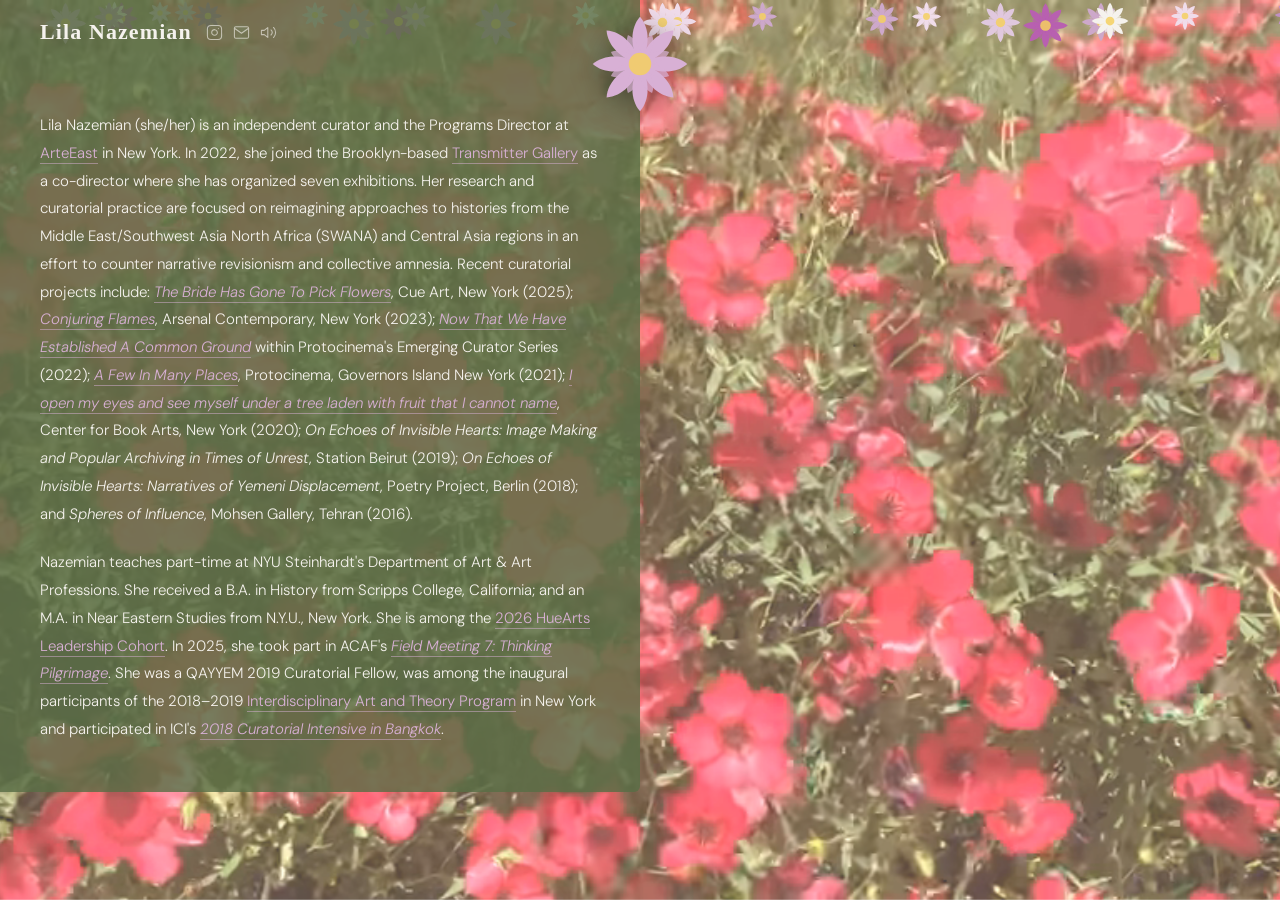
<file: index.html>
<!DOCTYPE html>
<html lang="en">
<head>
  <meta charset="UTF-8" />
  <meta name="viewport" content="width=device-width, initial-scale=1.0" />
  <title>Lila Nazemian</title>
  <link rel="icon" type="image/png" sizes="32x32" href="assets/favicon-32.png" />
  <link rel="apple-touch-icon" href="assets/apple-touch-icon.png" />
  <meta property="og:title"       content="Lila Nazemian" />
  <meta property="og:description" content="Independent curator, Programs Director, and writer based in New York." />
  <meta property="og:image"       content="https://lilanazemian.com/assets/og-image.gif" />
  <meta property="og:type"        content="website" />
  <meta property="og:url"         content="https://lilanazemian.com" />
  <meta name="twitter:card"       content="summary_large_image" />
  <meta name="twitter:image"      content="https://lilanazemian.com/assets/og-image.gif" />
  <link rel="stylesheet" href="assets/style.css" />
  <style id="page-style">
    /* ── Flowers video hero ── */
    html, body {
      background: transparent;
    }
    .hero {
      display: none;
    }
    .bg-video {
      position: fixed;
      top: 0;
      left: 0;
      width: 100%;
      height: 100%;
      object-fit: cover;
      opacity: 0.75;
      z-index: -1;
    }
    .hero-overlay {
      position: relative;
      z-index: 2;
      padding: 80px 40px 60px;
      width: 100%;
    }
    .hero-eyebrow {
      font-size: 10px;
      letter-spacing: 0.18em;
      text-transform: uppercase;
      color: var(--olive);
      margin-bottom: 16px;
    }
    .hero-title {
      font-family: var(--serif);
      font-size: clamp(40px, 6vw, 68px);
      font-weight: 400;
      line-height: 1.0;
      color: var(--dark);
      margin-bottom: 14px;
    }
    .hero-title em {
      font-style: italic;
      color: var(--moss);
    }
    .hero-sub {
      font-size: 13px;
      font-weight: 300;
      color: var(--mid);
      letter-spacing: 0.04em;
      line-height: 1.8;
      max-width: 380px;
    }
    .scroll-cue {
      text-align: center;
      padding: 14px 0 20px;
      font-size: 10px;
      letter-spacing: 0.18em;
      text-transform: uppercase;
      color: var(--greige);
      border-bottom: 0.5px solid var(--border);
    }

    /* ── Bio section ── */
    .bio-section {
      margin-right: 50%;
      padding: 48px 40px 48px;
      background: rgba(90, 110, 70, 0.82);
      border-radius: 0 0 6px 0;   /* flush top — connects to nav box */
    }
    .bio-text {
      font-size: 15px;
      font-weight: 300;
      line-height: 1.85;
      color: #f5f2ed;
    }
    .bio-text p + p {
      margin-top: 1.4em;
    }

    /* ── Drawer compact sizing ── */
    .drawer {
      width: fit-content !important;
      min-width: 0 !important;
      height: fit-content !important;
      padding-left: 32px !important;
      padding-right: 40px !important;
    }

    /* ── Floating menu button — sits on the top-right corner of the bio box ── */
    .menu-btn {
      position: fixed !important;
      top: 64px;
      left: 50%;
      transform: translate(-50%, -50%);
      z-index: 1000;
      background: none !important;
      border: none !important;
      box-shadow: none !important;
      cursor: pointer;
      padding: 0;
    }
    .btn-float {
      animation: btnBob 4s ease-in-out infinite;
    }
    .btn-float svg {
      display: block;
      /* rotation direction assigned randomly by JS; glow handled by style.css */
    }
    @keyframes btnBob {
      0%, 100% { transform: translateY(0px); }
      50%       { transform: translateY(-10px); }
    }
    /* ── Nav + bio: one continuous green block from the top-left ── */
    .site-nav {
      padding: 0 !important;
      height: 64px;
      align-items: stretch !important;
    }
    .nav-logo {
      width: 50% !important;
      height: 100% !important;
      background: rgba(90,110,70,0.82) !important;
      border-radius: 0 !important;
      padding: 0 40px !important;
      display: flex !important;
      align-items: center;
      font-size: 22px !important;
      font-weight: 600 !important;
      letter-spacing: 0.05em !important;
    }

    /* ── Drawer: dropdown below button, into the right half of the page ── */
    .drawer {
      top: 125px !important;
      right: auto !important;
      left: calc(50% - 16px) !important;
      height: fit-content !important;
      width: fit-content !important;
      min-width: 160px !important;
      padding: 22px 44px 26px 32px !important;
      border-left: none !important;
      border: 0.5px solid var(--border) !important;
      border-radius: 6px !important;
      transform: translateY(-10px) !important;
      opacity: 0;
      pointer-events: none;
      transition: transform 0.28s cubic-bezier(0.34,1.18,0.64,1),
                  opacity 0.2s ease !important;
    }
    .drawer.open {
      transform: translateY(0) !important;
      opacity: 1 !important;
      pointer-events: auto !important;
    }

    /* ── Mobile: bio fills full width ── */
    @media (max-width: 768px) {
      .bio-section {
        margin-right: 0 !important;
        border-radius: 0 !important;
        padding: 32px 24px 40px !important;
      }
      .nav-logo {
        width: 100% !important;
      }
      /* Button moves to top-right corner of nav */
      .menu-btn {
        top: 32px !important;
        left: auto !important;
        right: 14px !important;
        transform: none !important;
      }
      /* Drawer drops below the top-right button */
      .drawer {
        left: auto !important;
        right: 12px !important;
        top: 110px !important;
      }
    }
  </style>
</head>
<body>

  <!-- Drawer overlay -->
  <div class="drawer-overlay" id="overlay" onclick="closeDrawer()"></div>

  <!-- Side drawer -->
  <div class="drawer" id="drawer">
    <nav>
      <a href="index.html" class="active">Home</a>
      <a href="catalogue.html">Catalogues</a>
      <a href="music.html">Music</a>
    </nav>
  </div>

  <!-- Nav -->
  <header class="site-nav">
    <div class="nav-logo">
      <a href="index.html">Lila Nazemian</a>
      <span class="nav-icons">
        <a class="nav-icon" href="https://www.instagram.com/just.lila/" target="_blank" rel="noopener" aria-label="Instagram">
          <svg viewBox="0 0 24 24" width="17" height="17" fill="none" stroke="currentColor" stroke-width="1.5" stroke-linecap="round" stroke-linejoin="round"><rect x="2" y="2" width="20" height="20" rx="5" ry="5"/><path d="M16 11.37A4 4 0 1 1 12.63 8 4 4 0 0 1 16 11.37z"/><line x1="17.5" y1="6.5" x2="17.51" y2="6.5"/></svg>
        </a>
        <a class="nav-icon" href="mailto:lila.nazemian@gmail.com" aria-label="Email">
          <svg viewBox="0 0 24 24" width="17" height="17" fill="none" stroke="currentColor" stroke-width="1.5" stroke-linecap="round" stroke-linejoin="round"><path d="M4 4h16c1.1 0 2 .9 2 2v12c0 1.1-.9 2-2 2H4c-1.1 0-2-.9-2-2V6c0-1.1.9-2 2-2z"/><polyline points="22,6 12,13 2,6"/></svg>
        </a>
        <button id="mute-btn" class="nav-icon mute-btn" onclick="window._toggleSiteMusic && window._toggleSiteMusic()" aria-label="Toggle music">
          <svg class="icon-sound" viewBox="0 0 24 24" width="17" height="17" fill="none" stroke="currentColor" stroke-width="1.5" stroke-linecap="round" stroke-linejoin="round">
            <path d="M11 5L6 9H2v6h4l5 4V5z"/>
            <path d="M15.54 8.46a5 5 0 0 1 0 7.07"/>
            <path d="M19.07 4.93a10 10 0 0 1 0 14.14"/>
          </svg>
          <svg class="icon-muted" viewBox="0 0 24 24" width="17" height="17" fill="none" stroke="currentColor" stroke-width="1.5" stroke-linecap="round" stroke-linejoin="round">
            <path d="M11 5L6 9H2v6h4l5 4V5z"/>
            <line x1="23" y1="9" x2="17" y2="15"/>
            <line x1="17" y1="9" x2="23" y2="15"/>
          </svg>
        </button>
      </span>
    </div>
  </header>

  <!-- Floating cosmos menu button -->
  <button class="menu-btn" onclick="toggleDrawer()" aria-label="Open/close menu">
    <div class="btn-float">
      <svg viewBox="-24 -24 48 48" width="108" height="108" xmlns="http://www.w3.org/2000/svg">
        <path d="M0,0 C-4.5,-7 -4.5,-16 0,-21 C4.5,-16 4.5,-7 0,0Z" fill="#d8b0d5" transform="rotate(0)"/>
        <path d="M0,0 C-4.5,-7 -4.5,-16 0,-21 C4.5,-16 4.5,-7 0,0Z" fill="#d8b0d5" transform="rotate(45)"/>
        <path d="M0,0 C-4.5,-7 -4.5,-16 0,-21 C4.5,-16 4.5,-7 0,0Z" fill="#d8b0d5" transform="rotate(90)"/>
        <path d="M0,0 C-4.5,-7 -4.5,-16 0,-21 C4.5,-16 4.5,-7 0,0Z" fill="#d8b0d5" transform="rotate(135)"/>
        <path d="M0,0 C-4.5,-7 -4.5,-16 0,-21 C4.5,-16 4.5,-7 0,0Z" fill="#d8b0d5" transform="rotate(180)"/>
        <path d="M0,0 C-4.5,-7 -4.5,-16 0,-21 C4.5,-16 4.5,-7 0,0Z" fill="#d8b0d5" transform="rotate(225)"/>
        <path d="M0,0 C-4.5,-7 -4.5,-16 0,-21 C4.5,-16 4.5,-7 0,0Z" fill="#d8b0d5" transform="rotate(270)"/>
        <path d="M0,0 C-4.5,-7 -4.5,-16 0,-21 C4.5,-16 4.5,-7 0,0Z" fill="#d8b0d5" transform="rotate(315)"/>
        <path d="M0,0 C-3,-5 -3,-11 0,-14 C3,-11 3,-5 0,0Z" fill="#d8b0d5" opacity="0.72" transform="rotate(22.5)"/>
        <path d="M0,0 C-3,-5 -3,-11 0,-14 C3,-11 3,-5 0,0Z" fill="#d8b0d5" opacity="0.72" transform="rotate(67.5)"/>
        <path d="M0,0 C-3,-5 -3,-11 0,-14 C3,-11 3,-5 0,0Z" fill="#d8b0d5" opacity="0.72" transform="rotate(112.5)"/>
        <path d="M0,0 C-3,-5 -3,-11 0,-14 C3,-11 3,-5 0,0Z" fill="#d8b0d5" opacity="0.72" transform="rotate(157.5)"/>
        <path d="M0,0 C-3,-5 -3,-11 0,-14 C3,-11 3,-5 0,0Z" fill="#d8b0d5" opacity="0.72" transform="rotate(202.5)"/>
        <path d="M0,0 C-3,-5 -3,-11 0,-14 C3,-11 3,-5 0,0Z" fill="#d8b0d5" opacity="0.72" transform="rotate(247.5)"/>
        <path d="M0,0 C-3,-5 -3,-11 0,-14 C3,-11 3,-5 0,0Z" fill="#d8b0d5" opacity="0.72" transform="rotate(292.5)"/>
        <path d="M0,0 C-3,-5 -3,-11 0,-14 C3,-11 3,-5 0,0Z" fill="#d8b0d5" opacity="0.72" transform="rotate(337.5)"/>
        <circle r="5" fill="#f5d060" opacity="0.85"/>
      </svg>
    </div>
  </button>

  <main class="page">

    <!-- Flowers video hero -->
    <video class="bg-video" autoplay muted loop playsinline>
      <source src="assets/flowers_bg.webm" type="video/webm" />
      <source src="assets/flowers_bg.mp4"  type="video/mp4" />
    </video>

    <!-- Bio -->
    <section class="bio-section">
      <div class="bio-text">
        <p>
          Lila Nazemian (she/her) is an independent curator and the Programs Director at
          <a class="bio-link" href="https://arteeast.org" target="_blank" rel="noopener">ArteEast</a>
          in New York. In 2022, she joined the Brooklyn-based
          <a class="bio-link" href="https://www.transmitter.nyc/" target="_blank" rel="noopener">Transmitter Gallery</a>
          as a co-director where she has organized seven exhibitions. Her research and curatorial practice are focused on reimagining approaches to histories from the Middle East/Southwest Asia North Africa (SWANA) and Central Asia regions in an effort to counter narrative revisionism and collective amnesia. Recent curatorial projects include:
          <a class="bio-link" href="https://cueartfoundation.org/the-bride-has-gone-to-pick-flowers" target="_blank" rel="noopener"><em>The Bride Has Gone To Pick Flowers</em></a>, Cue Art, New York (2025);
          <a class="bio-link" href="https://www.arsenalcontemporary.com/ny/exhib/detail/conjuring-flames" target="_blank" rel="noopener"><em>Conjuring Flames</em></a>, Arsenal Contemporary, New York (2023);
          <a class="bio-link" href="https://www.protocinema.org/exhibitions/now-that-we-have-established-a-common-ground" target="_blank" rel="noopener"><em>Now That We Have Established A Common Ground</em></a> within Protocinema's Emerging Curator Series (2022);
          <a class="bio-link" href="https://www.protocinema.org/exhibitions/a-few-in-many-places-1" target="_blank" rel="noopener"><em>A Few In Many Places</em></a>, Protocinema, Governors Island New York (2021);
          <a class="bio-link" href="https://centerforbookarts.org/exhibitions/i-open-my-eyes-and-see-myself-under-a-tree-laden-with-fruit-that-i-cannot-name" target="_blank" rel="noopener"><em>I open my eyes and see myself under a tree laden with fruit that I cannot name</em></a>, Center for Book Arts, New York (2020);
          <em>On Echoes of Invisible Hearts: Image Making and Popular Archiving in Times of Unrest</em>, Station Beirut (2019);
          <em>On Echoes of Invisible Hearts: Narratives of Yemeni Displacement</em>, Poetry Project, Berlin (2018);
          and <em>Spheres of Influence</em>, Mohsen Gallery, Tehran (2016).
        </p>
        <p>
          Nazemian teaches part-time at NYU Steinhardt's Department of Art &amp; Art Professions. She received a B.A. in History from Scripps College, California; and an M.A. in Near Eastern Studies from N.Y.U., New York. She is among the <a class="bio-link" href="https://www.museumhue.org/wp-content/uploads/2026/04/2026_HALC_Annoucement.pdf" target="_blank" rel="noopener">2026 HueArts Leadership Cohort</a>. In 2025, she took part in ACAF's
          <a class="bio-link" href="https://www.acaforum.art/field-meeting-t7-landing" target="_blank" rel="noopener"><em>Field Meeting 7: Thinking Pilgrimage</em></a>.
          She was a QAYYEM 2019 Curatorial Fellow, was among the inaugural participants of the 2018–2019 <a class="bio-link" href="https://www.artandtheoryprogram.org/" target="_blank" rel="noopener">Interdisciplinary Art and Theory Program</a> in New York and participated in ICI's
          <a class="bio-link" href="https://curatorsintl.org/learning/14071-curatorial-intensive-bangkok-2018" target="_blank" rel="noopener"><em>2018 Curatorial Intensive in Bangkok</em></a>.
        </p>
      </div>
    </section>

  </main>

  <script>
    // Idle spin: Web Animations API so we can smoothly change playbackRate on click.
    // Direction (CW = +1, CCW = −1) chosen randomly each page load.
    var _baseRate = Math.random() < 0.5 ? 1 : -1;
    var _spinAnim;
    (function () {
      var svg = document.querySelector('.menu-btn .btn-float svg');
      if (!svg) return;
      _spinAnim = svg.animate(
        [{ transform: 'rotate(0deg)' }, { transform: 'rotate(360deg)' }],
        { duration: 11000, iterations: Infinity, easing: 'linear' }
      );
      _spinAnim.playbackRate = _baseRate;
    }());

    function _spinBtn() {
      if (!_spinAnim) return;
      // Jump to 6× speed in the same direction, then ease back over 1.8 s
      _spinAnim.playbackRate = _baseRate * 6;
      var t0 = null, peak = _baseRate * 6, dur = 1800;
      function ease(ts) {
        if (!t0) t0 = ts;
        var p = Math.min((ts - t0) / dur, 1);
        var e = 1 - Math.pow(1 - p, 2.5);   // ease-out-quint
        _spinAnim.playbackRate = peak + (_baseRate - peak) * e;
        if (p < 1) requestAnimationFrame(ease);
      }
      requestAnimationFrame(ease);
    }

    function openDrawer() {
      var btn    = document.querySelector('.menu-btn');
      var drawer = document.getElementById('drawer');
      if (btn) {
        var r  = btn.getBoundingClientRect();
        var dw = drawer.offsetWidth || 180;
        var left = Math.max(10, Math.min(r.left, window.innerWidth - dw - 10));
        drawer.style.setProperty('top',   (r.bottom + 8) + 'px', 'important');
        drawer.style.setProperty('left',  left + 'px',            'important');
        drawer.style.setProperty('right', 'auto',                 'important');
      }
      drawer.classList.add('open');
      document.getElementById('overlay').classList.add('open');
    }
    function closeDrawer() {
      document.getElementById('drawer').classList.remove('open');
      document.getElementById('overlay').classList.remove('open');
    }
    function toggleDrawer() {
      _spinBtn();
      if (document.getElementById('drawer').classList.contains('open')) {
        closeDrawer();
      } else {
        openDrawer();
      }
    }
    document.addEventListener('keydown', function (e) { if (e.key === 'Escape') closeDrawer(); });
  </script>

  <!-- Draggable cosmos button -->
  <script>
  (function () {
    var btn = document.querySelector('.menu-btn');
    if (!btn) return;
    var KEY = 'menuBtnPos';
    var dragging = false, _wasDrag = false;
    var startX, startY, startLeft, startTop;

    function _setPos(l, t) {
      btn.style.setProperty('right',     'auto',  'important');
      btn.style.setProperty('transform', 'none',  'important');
      btn.style.setProperty('left',      l + 'px','important');
      btn.style.setProperty('top',       t + 'px','important');
    }

    try {
      var saved = JSON.parse(localStorage.getItem(KEY));
      if (saved) {
        _setPos(Math.min(saved.x, window.innerWidth  - btn.offsetWidth),
                Math.min(saved.y, window.innerHeight - btn.offsetHeight));
      }
    } catch (e) {}

    function onStart(e) {
      if (e.pointerType === 'mouse' && e.button !== 0) return;
      var r = btn.getBoundingClientRect();
      startX = e.clientX; startY = e.clientY;
      startLeft = r.left; startTop = r.top;
      _setPos(startLeft, startTop);
      dragging = true; _wasDrag = false;
      try { btn.setPointerCapture(e.pointerId); } catch(ex) {}
    }
    function onMove(e) {
      if (!dragging) return;
      var dx = e.clientX - startX, dy = e.clientY - startY;
      if (Math.abs(dx) > 8 || Math.abs(dy) > 8) _wasDrag = true;
      if (_wasDrag) {
        e.preventDefault();
        _setPos(Math.max(0, Math.min(window.innerWidth  - btn.offsetWidth,  startLeft + dx)),
                Math.max(0, Math.min(window.innerHeight - btn.offsetHeight, startTop  + dy)));
      }
    }
    function onEnd() {
      if (!dragging) return; dragging = false;
      if (_wasDrag) { try { localStorage.setItem(KEY, JSON.stringify({ x: parseFloat(btn.style.getPropertyValue('left')), y: parseFloat(btn.style.getPropertyValue('top')) })); } catch (ex) {} }
    }

    // Suppress click only after a real drag (not a tap)
    btn.addEventListener('click', function (e) {
      if (_wasDrag) { _wasDrag = false; e.stopImmediatePropagation(); e.preventDefault(); }
    }, true);
    btn.addEventListener('pointerdown', onStart);
    document.addEventListener('pointermove', onMove, { passive: false });
    document.addEventListener('pointerup',   onEnd);
    document.addEventListener('pointercancel', onEnd);
  }());
  </script>

  <!-- Cosmos snow — inline SVG petals, no external file dependency -->
  <script>
  (function () {
    var COLORS = ['#d8b0d5','#c090c4','#e0c8de','#b860b0','#f0dcea','#f5f2ed','#cda8ca'];
    var N = 24;

    var wrap = document.createElement('div');
    wrap.style.cssText = 'position:fixed;inset:0;pointer-events:none;z-index:10;overflow:hidden;';
    document.body.appendChild(wrap);

    function flowerSVG(sz, fill) {
      var p8  = [0,45,90,135,180,225,270,315];
      var p16 = [22.5,67.5,112.5,157.5,202.5,247.5,292.5,337.5];
      var s = '<svg viewBox="-24 -24 48 48" width="'+sz+'" height="'+sz+'" xmlns="http://www.w3.org/2000/svg">';
      p8.forEach(function(r){
        s += '<path d="M0,0 C-4.5,-7 -4.5,-16 0,-21 C4.5,-16 4.5,-7 0,0Z" fill="'+fill+'" transform="rotate('+r+')"/>';
      });
      p16.forEach(function(r){
        s += '<path d="M0,0 C-3,-5 -3,-11 0,-14 C3,-11 3,-5 0,0Z" fill="'+fill+'" opacity="0.72" transform="rotate('+r+')"/>';
      });
      s += '<circle r="5" fill="#f5d060" opacity="0.85"/></svg>';
      return s;
    }

    for (var i = 0; i < N; i++) spawn();

    function spawn() {
      var _mob  = window.innerWidth <= 768;
      var size  = _mob ? (10 + Math.random() * 14) : (22 + Math.random() * 32);
      var x     = Math.random() * 106 - 3;
      var dur   = 50000 + Math.random() * 45000;
      // Pre-scatter: all flowers start mid-fall, none fade in from zero
      var delay = -(0.12 + Math.random() * 0.88) * dur;
      var fill  = COLORS[Math.floor(Math.random() * COLORS.length)];
      var drift = (Math.random() - 0.5) * 180;
      var spin  = (Math.random() - 0.5) * 600;
      var opk   = 0.55 + Math.random() * 0.3;   // varied max opacity

      var el = document.createElement('div');
      el.style.cssText = 'position:absolute;top:0;left:' + x + '%;';
      el.innerHTML = flowerSVG(Math.round(size), fill);
      wrap.appendChild(el);

      el.animate([
        { transform: 'translateY(-'+(size+10)+'px) translateX(0px) rotate(0deg)',     opacity: opk },
        { transform: 'translateY(110vh) translateX('+drift+'px) rotate('+spin+'deg)', opacity: 0   }
      ], { duration: dur, delay: delay, iterations: Infinity, easing: 'linear' });
    }
  }());
  </script>

  <!-- Isfahan music box — melody variation, link tinkle, mute -->
  <script>
  (function () {
    var AC = window.AudioContext || window.webkitAudioContext;
    if (!AC) return;

    var D4  = 587.33, E4 = 659.26,
        Fk4 = D4 * Math.pow(2, 350 / 1200),
        G4  = 784.00, A4 = 880.00, Bb4 = 932.33;

    // Tempo varies ±12% each visit so the music never feels identical
    var tempo = 0.88 + Math.random() * 0.24;
    function ms(x) { return x * tempo; }

    // Three melody variants — one chosen at random each page load
    var mel1 = [  // classic Isfahan descent
      {f:A4,d:ms(560)},{f:G4,d:ms(390)},{f:Fk4,d:ms(760)},
      {f:E4,d:ms(390)},{f:D4,d:ms(1200)},{f:0,d:ms(420)},
      {f:D4,d:ms(280)},{f:E4,d:ms(280)},{f:Fk4,d:ms(430)},
      {f:G4,d:ms(560)},{f:A4,d:ms(390)},{f:Bb4,d:ms(610)},
      {f:A4,d:ms(390)},{f:G4,d:ms(390)},{f:Fk4,d:ms(560)},
      {f:E4,d:ms(390)},{f:D4,d:ms(1500)},{f:0,d:ms(500)},
      {f:E4,d:ms(200)},{f:Fk4,d:ms(250)},{f:E4,d:ms(200)},
      {f:D4,d:ms(250)},{f:E4,d:ms(200)},{f:Fk4,d:ms(610)},
      {f:G4,d:ms(760)},{f:Fk4,d:ms(430)},{f:E4,d:ms(390)},
      {f:D4,d:ms(2000)},{f:0,d:ms(1200)}
    ];
    var mel2 = [  // dawn — rising gesture, then descends
      {f:D4,d:ms(560)},{f:E4,d:ms(390)},{f:Fk4,d:ms(760)},
      {f:G4,d:ms(390)},{f:A4,d:ms(1200)},{f:0,d:ms(420)},
      {f:A4,d:ms(280)},{f:G4,d:ms(280)},{f:Fk4,d:ms(430)},
      {f:E4,d:ms(560)},{f:D4,d:ms(390)},{f:E4,d:ms(610)},
      {f:Fk4,d:ms(390)},{f:E4,d:ms(390)},{f:D4,d:ms(560)},{f:0,d:ms(500)},
      {f:G4,d:ms(200)},{f:Fk4,d:ms(250)},{f:G4,d:ms(200)},
      {f:A4,d:ms(250)},{f:G4,d:ms(200)},{f:Fk4,d:ms(610)},
      {f:E4,d:ms(760)},{f:D4,d:ms(2000)},{f:0,d:ms(1200)}
    ];
    var mel3 = [  // nocturnal — opens on the Bb colour note
      {f:Bb4,d:ms(760)},{f:A4,d:ms(560)},
      {f:G4,d:ms(390)},{f:Fk4,d:ms(760)},
      {f:E4,d:ms(390)},{f:D4,d:ms(1500)},{f:0,d:ms(500)},
      {f:D4,d:ms(280)},{f:Fk4,d:ms(430)},{f:A4,d:ms(560)},
      {f:Bb4,d:ms(610)},{f:A4,d:ms(390)},{f:G4,d:ms(390)},
      {f:Fk4,d:ms(560)},{f:E4,d:ms(390)},{f:D4,d:ms(1200)},{f:0,d:ms(420)},
      {f:E4,d:ms(200)},{f:Fk4,d:ms(200)},{f:E4,d:ms(200)},
      {f:D4,d:ms(200)},{f:E4,d:ms(430)},
      {f:Fk4,d:ms(390)},{f:G4,d:ms(560)},{f:Fk4,d:ms(430)},
      {f:E4,d:ms(390)},{f:D4,d:ms(2200)},{f:0,d:ms(1200)}
    ];
    var mel = [mel1, mel2, mel3][Math.floor(Math.random() * 3)];

    var PARTIALS = [
      [1.000, 1.00, 2.4],
      [2.756, 0.32, 0.50],
      [5.404, 0.10, 0.18],
    ];

    var ctx, masterGain, nextTime = 0, idx = 0, ready = false;
    var _muted = localStorage.getItem('siteMuted') === 'true';

    // Build (or rebuild) the audio graph. Called at page load and retried
    // on first gesture if the initial attempt failed (e.g. iOS strict autoplay).
    function _buildGraph() {
      try {
        if (!ctx || ctx.state === 'closed') ctx = new AC();
        if (!masterGain) {
          var _rev = makeHallReverb(), _rvg = ctx.createGain();
          _rvg.gain.value = 0.54;
          masterGain = ctx.createGain(); masterGain.gain.value = 0;
          masterGain.connect(ctx.destination);
          masterGain.connect(_rev); _rev.connect(_rvg); _rvg.connect(ctx.destination);
        }
        return true;
      } catch(e) { return false; }
    }
    _buildGraph(); // attempt at load time; retried inside start() if needed

    function makeReverb() {
      var conv = ctx.createConvolver(), n = ctx.sampleRate * 3,
          buf  = ctx.createBuffer(2, n, ctx.sampleRate);
      for (var c = 0; c < 2; c++) {
        var d = buf.getChannelData(c);
        for (var i = 0; i < n; i++)
          d[i] = (Math.random() * 2 - 1) * Math.pow(1 - i / n, 2.1);
      }
      conv.buffer = buf; return conv;
    }

    function makeHallReverb() {
      var conv = ctx.createConvolver(), n = ctx.sampleRate * 5,
          buf  = ctx.createBuffer(2, n, ctx.sampleRate);
      var pre = Math.floor(ctx.sampleRate * 0.022);
      for (var c = 0; c < 2; c++) {
        var d = buf.getChannelData(c);
        for (var i = 0; i < n; i++) {
          if (i < pre) { d[i] = 0; continue; }
          var tt = (i - pre) / (n - pre);
          d[i] = (Math.random() * 2 - 1) * Math.pow(1 - tt, 1.2);
        }
      }
      conv.buffer = buf; return conv;
    }

    function strikeTine(freq, startTime) {
      PARTIALS.forEach(function(p) {
        var osc = ctx.createOscillator(), ng = ctx.createGain();
        osc.type = 'sine'; osc.frequency.value = freq * p[0];
        ng.gain.setValueAtTime(0, startTime);
        ng.gain.linearRampToValueAtTime(p[1], startTime + 0.003);
        ng.gain.exponentialRampToValueAtTime(0.0001, startTime + p[2]);
        osc.connect(ng); ng.connect(masterGain);
        osc.start(startTime); osc.stop(startTime + p[2] + 0.05);
      });
    }

    function tick() {
      while (nextTime < ctx.currentTime + 2.0) {
        var note = mel[idx], dur = note.d / 1000;
        if (note.f > 0) strikeTine(note.f, nextTime);
        nextTime += dur;
        idx = (idx + 1) % mel.length;
        if (idx === 0) nextTime += 2.5;
      }
      setTimeout(tick, 80);
    }

    function startWind() {
      var len = ctx.sampleRate * 8, buf = ctx.createBuffer(2, len, ctx.sampleRate);
      for (var c = 0; c < 2; c++) {
        var d = buf.getChannelData(c);
        for (var i = 0; i < len; i++) d[i] = Math.random() * 2 - 1;
      }
      var noise = ctx.createBufferSource();
      noise.buffer = buf; noise.loop = true;
      var hp = ctx.createBiquadFilter();
      hp.type = 'highpass'; hp.frequency.value = 80; hp.Q.value = 0.4;
      var lp = ctx.createBiquadFilter();
      lp.type = 'lowpass'; lp.frequency.value = 650; lp.Q.value = 0.5;
      var wGain = ctx.createGain();
      wGain.gain.setValueAtTime(0, ctx.currentTime);
      wGain.gain.linearRampToValueAtTime(0.07, ctx.currentTime + 2.5);
      var aLFO = ctx.createOscillator(), aLFOG = ctx.createGain();
      aLFO.frequency.value = 0.05; aLFOG.gain.value = 0.018;
      aLFO.connect(aLFOG); aLFOG.connect(wGain.gain); aLFO.start();
      var fLFO = ctx.createOscillator(), fLFOG = ctx.createGain();
      fLFO.frequency.value = 0.024; fLFOG.gain.value = 180;
      fLFO.connect(fLFOG); fLFOG.connect(lp.frequency); fLFO.start();
      var wRevConv = makeReverb(), wRevG = ctx.createGain();
      wRevG.gain.value = 0.85;
      noise.connect(hp); hp.connect(lp); lp.connect(wGain);
      wGain.connect(ctx.destination);
      wGain.connect(wRevConv); wRevConv.connect(wRevG); wRevG.connect(ctx.destination);
      noise.start();
    }

    // High-octave tinkle on link hover (two octaves above melody)
    var tinkleBusy = false;
    function tinkle() {
      if (!ready || !ctx || _muted || tinkleBusy) return;
      tinkleBusy = true;
      setTimeout(function() { tinkleBusy = false; }, 120);
      var TNOTES = [D4*4, E4*4, Fk4*4, G4*4, A4*4];
      var f = TNOTES[Math.floor(Math.random() * TNOTES.length)]
              * Math.pow(2, (Math.random() * 14 - 7) / 1200);
      [[1.0, 0.08, 0.36], [2.756, 0.025, 0.12]].forEach(function(p) {
        var osc = ctx.createOscillator(), g = ctx.createGain();
        osc.type = 'sine'; osc.frequency.value = f * p[0];
        g.gain.setValueAtTime(0, ctx.currentTime);
        g.gain.linearRampToValueAtTime(p[1], ctx.currentTime + 0.003);
        g.gain.exponentialRampToValueAtTime(0.0001, ctx.currentTime + p[2]);
        osc.connect(g); g.connect(ctx.destination);
        osc.start(); osc.stop(ctx.currentTime + p[2] + 0.05);
      });
    }

    function setup() {
      if (ready) return;
      if (!masterGain) return;   // graph didn't build — don't silently crash
      ready = true;
      masterGain.gain.setValueAtTime(0, ctx.currentTime);
      masterGain.gain.linearRampToValueAtTime(0.36, ctx.currentTime + 0.3);
      nextTime = ctx.currentTime + 0.1;
      tick();
      startWind();
      // Delegated link hover tinkle (works on dynamically swapped content)
      var _tt = null;
      document.addEventListener('mouseover', function(e) {
        var a = e.target.closest('a');
        if (a && a !== _tt) { _tt = a; tinkle(); }
      });
      document.addEventListener('mouseout', function(e) {
        if (e.target.closest('a') === _tt) _tt = null;
      });
    }

    function start() {
      if (_muted) return;
      if (!ctx || !masterGain || ctx.state === 'closed') { if (!_buildGraph()) return; }
      // iOS Safari needs a silent buffer played during the gesture to truly unlock
      try { var b=ctx.createBuffer(1,1,ctx.sampleRate),s=ctx.createBufferSource(); s.buffer=b; s.connect(ctx.destination); s.start(0); } catch(ex){}
      ctx.resume().then(setup).catch(function(){});
    }

    // Global mute toggle (called by the mute button on any page)
    window._toggleSiteMusic = function() {
      _muted = !_muted;
      localStorage.setItem('siteMuted', _muted ? 'true' : 'false');
      var btn = document.getElementById('mute-btn');
      if (btn) btn.classList.toggle('muted', _muted);
      if (_muted) {
        if (ctx) ctx.suspend();
      } else {
        start();
      }
    };

    // Pause/resume without touching the mute preference (used by video modal)
    window._pauseSiteMusic  = function() { if (ctx) ctx.suspend(); };
    window._resumeSiteMusic = function() { if (ctx && !_muted) ctx.resume(); };

    // Apply saved mute state to button on load
    (function() {
      var btn = document.getElementById('mute-btn');
      if (btn && _muted) btn.classList.add('muted');
    }());

    // Keep retrying on every gesture until audio is running — don't use
    // { once: true } because the first gesture may coincide with a mute
    // click or resolve before setup() has a chance to run.
    function _tryStart() { if (!ready) start(); }
    ['pointerdown', 'touchstart', 'keydown'].forEach(function(ev) {
      document.addEventListener(ev, _tryStart, { passive: true });
    });

    // Scroll splurge
    var D5=D4*2, E5=E4*2, Fk5=Fk4*2, G5=G4*2, A5=A4*2, Bb5=Bb4*2;
    var splurges = [
      [[A5,0],[G5,80],[Fk5,170]],
      [[D5,0],[Fk5,70],[A5,150]],
      [[G5,0],[E5,65],[Fk5,130],[D5,220]],
      [[Fk5,0],[E5,55],[Fk5,110],[G5,190]],
      [[A5,0],[G5,90],[E5,190]],
      [[E5,0],[Fk5,60],[G5,120],[A5,200]],
      [[Bb5,0],[A5,75],[G5,160]],
      [[D5,0],[E5,50],[Fk5,95],[E5,150]],
    ];
    var scrollBusy = false;
    window.addEventListener('scroll', function() {
      if (scrollBusy || !ready || !ctx || _muted) return;
      scrollBusy = true;
      setTimeout(function() { scrollBusy = false; }, 380);
      var pat = splurges[Math.floor(Math.random() * splurges.length)];
      var now = ctx.currentTime;
      var bend = Math.pow(2, (Math.random() * 24 - 12) / 1200);
      pat.forEach(function(n) { strikeTine(n[0]*bend, now+n[1]/1000); });
    }, { passive: true });
  }());
  </script>
  <script src="assets/nav.js"></script>
</body>
</html>
</file>
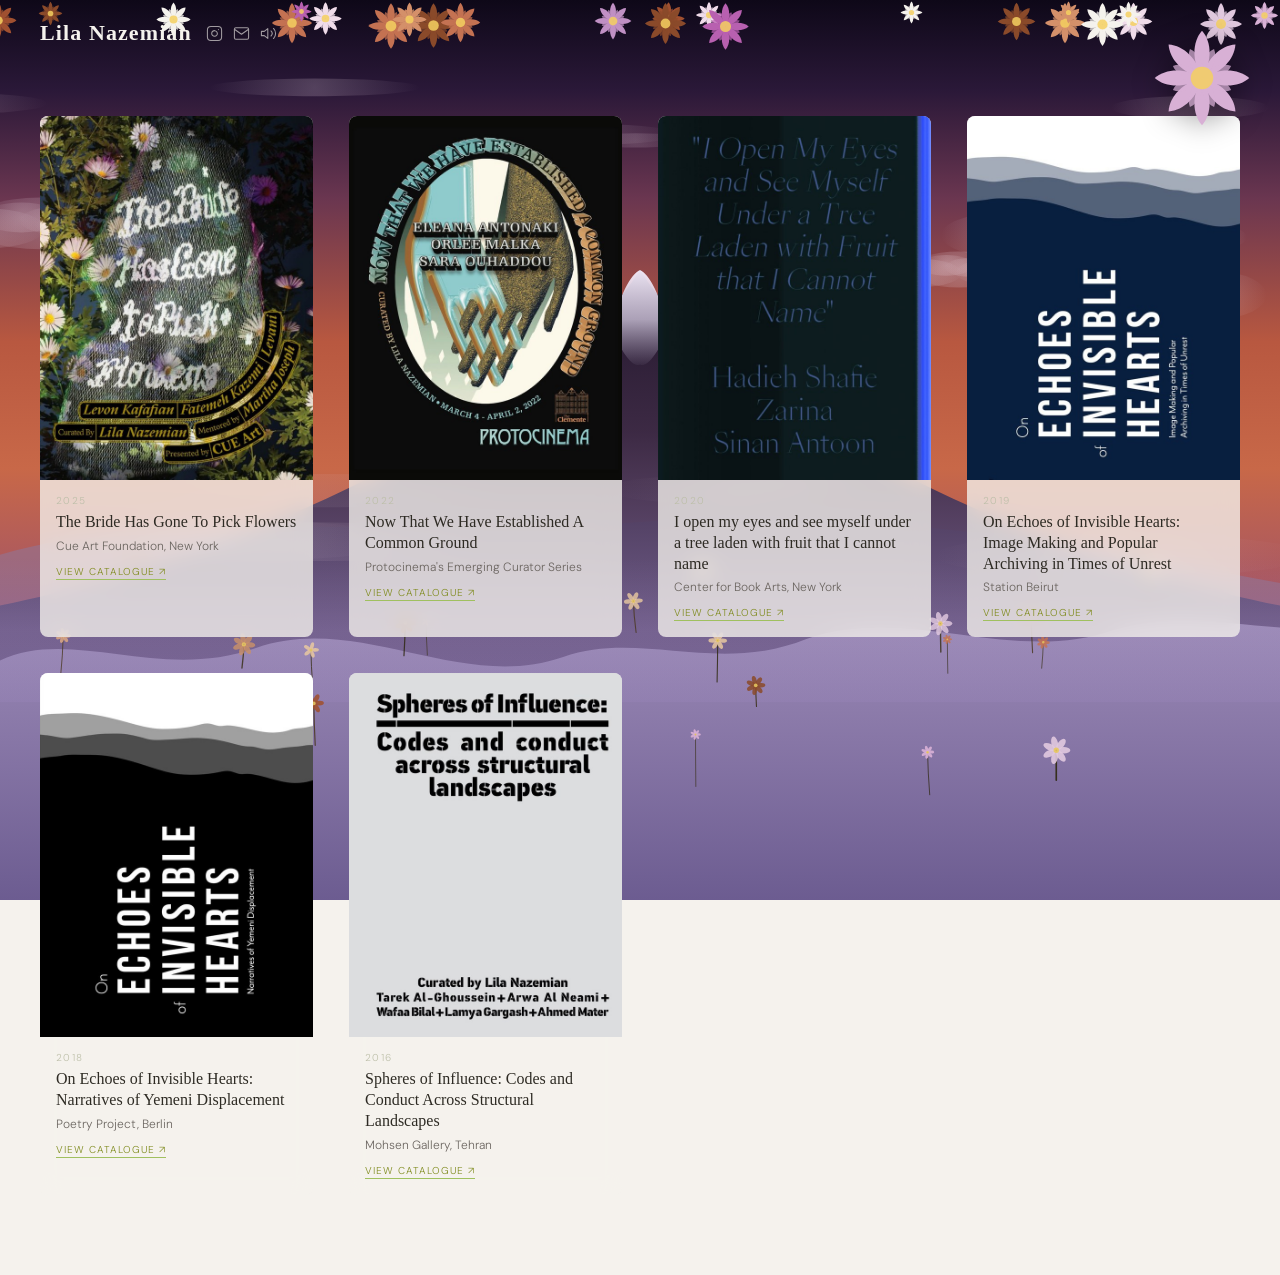
<file: catalogue.html>
<!DOCTYPE html>
<html lang="en">
<head>
  <meta charset="UTF-8" />
  <meta name="viewport" content="width=device-width, initial-scale=1.0" />
  <title>Catalogues — Lila Nazemian</title>
  <link rel="icon" type="image/png" sizes="32x32" href="assets/favicon-32.png" />
  <link rel="apple-touch-icon" href="assets/apple-touch-icon.png" />
  <meta property="og:title"       content="Curatorial Catalogues — Lila Nazemian" />
  <meta property="og:description" content="Selected exhibitions and projects, 2016–2025." />
  <meta property="og:image"       content="https://lilanazemian.com/assets/og-image.gif" />
  <meta property="og:type"        content="website" />
  <meta name="twitter:card"       content="summary_large_image" />
  <meta name="twitter:image"      content="https://lilanazemian.com/assets/og-image.gif" />
  <link rel="stylesheet" href="assets/style.css" />
  <style id="page-style">
    /* ── Drawer: dropdown below button, top-right area ── */
    .drawer {
      top: 140px !important;
      right: 16px !important;
      left: auto !important;
      height: fit-content !important;
      width: fit-content !important;
      min-width: 160px !important;
      padding: 22px 44px 26px 32px !important;
      border-left: none !important;
      border: 0.5px solid var(--border) !important;
      border-radius: 6px !important;
      transform: translateY(-10px) !important;
      opacity: 0;
      pointer-events: none;
      transition: transform 0.28s cubic-bezier(0.34,1.18,0.64,1),
                  opacity 0.2s ease !important;
    }
    .drawer.open {
      transform: translateY(0) !important;
      opacity: 1 !important;
      pointer-events: auto !important;
    }

    /* ── Floating menu button ── */
    .menu-btn {
      position: fixed !important;
      top: 24px;
      right: 24px;
      z-index: 1000;
      background: none !important;
      border: none !important;
      box-shadow: none !important;
      cursor: pointer;
      padding: 0;
    }
    .btn-float {
      animation: btnBob 4s ease-in-out infinite;
    }
    .btn-float svg { display: block; /* glow handled by style.css */ }
    @keyframes btnBob {
      0%, 100% { transform: translateY(0px); }
      50%       { transform: translateY(-10px); }
    }

    .catalogue-grid {
      display: grid;
      grid-template-columns: repeat(auto-fill, minmax(260px, 1fr));
      gap: 36px;
      padding: 52px 40px 80px;
    }

    .catalogue-card {
      display: block;
      text-decoration: none;
      color: inherit;
    }
    .catalogue-card:hover .card-img img { transform: scale(1.03); }
    .catalogue-card:hover .card-title { color: var(--moss); }

    .card-img {
      width: 100%;
      aspect-ratio: 3 / 4;
      overflow: hidden;
      border-radius: 4px;
      background: var(--greige);
    }
    .card-img img {
      width: 100%;
      height: 100%;
      object-fit: cover;
      display: block;
      transition: transform 0.5s cubic-bezier(0.25,0.46,0.45,0.94);
    }

    .card-info { padding: 14px 0 0; }
    .card-year {
      font-size: 10px;
      letter-spacing: 0.14em;
      text-transform: uppercase;
      color: var(--greige);
      margin-bottom: 5px;
    }
    .card-title {
      font-family: var(--serif);
      font-size: 16px;
      font-weight: 400;
      line-height: 1.3;
      color: var(--dark);
      transition: color 0.2s;
      margin-bottom: 4px;
    }
    .card-venue { font-size: 12px; color: var(--mid); line-height: 1.5; }
    .card-pdf {
      display: inline-block;
      margin-top: 10px;
      font-size: 10px;
      letter-spacing: 0.1em;
      text-transform: uppercase;
      color: var(--olive);
      border-bottom: 0.5px solid var(--sage);
      padding-bottom: 1px;
    }

    /* Cards float over the Damavand background with frosted glass */
    .catalogue-card {
      background: rgba(245, 242, 237, 0.78);
      backdrop-filter: blur(10px);
      -webkit-backdrop-filter: blur(10px);
      border-radius: 8px;
      overflow: hidden;
      padding-bottom: 16px;
    }
    .card-img { border-radius: 0; }
    .card-info { padding: 14px 16px 0; }
  </style>
</head>
<body>

  <div class="drawer-overlay" id="overlay" onclick="closeDrawer()"></div>
  <div class="drawer" id="drawer">
    <nav>
      <a href="index.html">Home</a>
      <a href="catalogue.html" class="active">Catalogues</a>
      <a href="music.html">Music</a>
    </nav>
  </div>

  <header class="site-nav">
    <div class="nav-logo">
      <a href="index.html">Lila Nazemian</a>
      <span class="nav-icons">
        <a class="nav-icon" href="https://www.instagram.com/just.lila/" target="_blank" rel="noopener" aria-label="Instagram">
          <svg viewBox="0 0 24 24" width="17" height="17" fill="none" stroke="currentColor" stroke-width="1.5" stroke-linecap="round" stroke-linejoin="round"><rect x="2" y="2" width="20" height="20" rx="5" ry="5"/><path d="M16 11.37A4 4 0 1 1 12.63 8 4 4 0 0 1 16 11.37z"/><line x1="17.5" y1="6.5" x2="17.51" y2="6.5"/></svg>
        </a>
        <a class="nav-icon" href="mailto:lila.nazemian@gmail.com" aria-label="Email">
          <svg viewBox="0 0 24 24" width="17" height="17" fill="none" stroke="currentColor" stroke-width="1.5" stroke-linecap="round" stroke-linejoin="round"><path d="M4 4h16c1.1 0 2 .9 2 2v12c0 1.1-.9 2-2 2H4c-1.1 0-2-.9-2-2V6c0-1.1.9-2 2-2z"/><polyline points="22,6 12,13 2,6"/></svg>
        </a>
        <button id="mute-btn" class="nav-icon mute-btn" onclick="window._toggleSiteMusic && window._toggleSiteMusic()" aria-label="Toggle music">
          <svg class="icon-sound" viewBox="0 0 24 24" width="17" height="17" fill="none" stroke="currentColor" stroke-width="1.5" stroke-linecap="round" stroke-linejoin="round">
            <path d="M11 5L6 9H2v6h4l5 4V5z"/>
            <path d="M15.54 8.46a5 5 0 0 1 0 7.07"/>
            <path d="M19.07 4.93a10 10 0 0 1 0 14.14"/>
          </svg>
          <svg class="icon-muted" viewBox="0 0 24 24" width="17" height="17" fill="none" stroke="currentColor" stroke-width="1.5" stroke-linecap="round" stroke-linejoin="round">
            <path d="M11 5L6 9H2v6h4l5 4V5z"/>
            <line x1="23" y1="9" x2="17" y2="15"/>
            <line x1="17" y1="9" x2="23" y2="15"/>
          </svg>
        </button>
      </span>
    </div>
  </header>

  <!-- Floating cosmos menu button -->
  <button class="menu-btn" onclick="toggleDrawer()" aria-label="Open/close menu">
    <div class="btn-float">
      <svg viewBox="-24 -24 48 48" width="108" height="108" xmlns="http://www.w3.org/2000/svg">
        <path d="M0,0 C-4.5,-7 -4.5,-16 0,-21 C4.5,-16 4.5,-7 0,0Z" fill="#d8b0d5" transform="rotate(0)"/>
        <path d="M0,0 C-4.5,-7 -4.5,-16 0,-21 C4.5,-16 4.5,-7 0,0Z" fill="#d8b0d5" transform="rotate(45)"/>
        <path d="M0,0 C-4.5,-7 -4.5,-16 0,-21 C4.5,-16 4.5,-7 0,0Z" fill="#d8b0d5" transform="rotate(90)"/>
        <path d="M0,0 C-4.5,-7 -4.5,-16 0,-21 C4.5,-16 4.5,-7 0,0Z" fill="#d8b0d5" transform="rotate(135)"/>
        <path d="M0,0 C-4.5,-7 -4.5,-16 0,-21 C4.5,-16 4.5,-7 0,0Z" fill="#d8b0d5" transform="rotate(180)"/>
        <path d="M0,0 C-4.5,-7 -4.5,-16 0,-21 C4.5,-16 4.5,-7 0,0Z" fill="#d8b0d5" transform="rotate(225)"/>
        <path d="M0,0 C-4.5,-7 -4.5,-16 0,-21 C4.5,-16 4.5,-7 0,0Z" fill="#d8b0d5" transform="rotate(270)"/>
        <path d="M0,0 C-4.5,-7 -4.5,-16 0,-21 C4.5,-16 4.5,-7 0,0Z" fill="#d8b0d5" transform="rotate(315)"/>
        <path d="M0,0 C-3,-5 -3,-11 0,-14 C3,-11 3,-5 0,0Z" fill="#d8b0d5" opacity="0.72" transform="rotate(22.5)"/>
        <path d="M0,0 C-3,-5 -3,-11 0,-14 C3,-11 3,-5 0,0Z" fill="#d8b0d5" opacity="0.72" transform="rotate(67.5)"/>
        <path d="M0,0 C-3,-5 -3,-11 0,-14 C3,-11 3,-5 0,0Z" fill="#d8b0d5" opacity="0.72" transform="rotate(112.5)"/>
        <path d="M0,0 C-3,-5 -3,-11 0,-14 C3,-11 3,-5 0,0Z" fill="#d8b0d5" opacity="0.72" transform="rotate(157.5)"/>
        <path d="M0,0 C-3,-5 -3,-11 0,-14 C3,-11 3,-5 0,0Z" fill="#d8b0d5" opacity="0.72" transform="rotate(202.5)"/>
        <path d="M0,0 C-3,-5 -3,-11 0,-14 C3,-11 3,-5 0,0Z" fill="#d8b0d5" opacity="0.72" transform="rotate(247.5)"/>
        <path d="M0,0 C-3,-5 -3,-11 0,-14 C3,-11 3,-5 0,0Z" fill="#d8b0d5" opacity="0.72" transform="rotate(292.5)"/>
        <path d="M0,0 C-3,-5 -3,-11 0,-14 C3,-11 3,-5 0,0Z" fill="#d8b0d5" opacity="0.72" transform="rotate(337.5)"/>
        <circle r="5" fill="#f5d060" opacity="0.85"/>
      </svg>
    </div>
  </button>

  <main class="page">
    <div class="catalogue-grid">

      <a class="catalogue-card" href="catalogues/bride-has-gone.pdf" target="_blank" rel="noopener">
        <div class="card-img">
          <img src="assets/catalogues/cat_2025_bride.jpg" alt="The Bride Has Gone To Pick Flowers" loading="lazy" />
        </div>
        <div class="card-info">
          <div class="card-year">2025</div>
          <div class="card-title">The Bride Has Gone To Pick Flowers</div>
          <div class="card-venue">Cue Art Foundation, New York</div>
          <span class="card-pdf">View catalogue ↗</span>
        </div>
      </a>

      <a class="catalogue-card" href="catalogues/common-ground.pdf" target="_blank" rel="noopener">
        <div class="card-img">
          <img src="assets/catalogues/cat_2022_common.jpg" alt="Now That We Have Established A Common Ground" loading="lazy" />
        </div>
        <div class="card-info">
          <div class="card-year">2022</div>
          <div class="card-title">Now That We Have Established A Common Ground</div>
          <div class="card-venue">Protocinema's Emerging Curator Series</div>
          <span class="card-pdf">View catalogue ↗</span>
        </div>
      </a>

      <a class="catalogue-card" href="catalogues/i-open-my-eyes.pdf" target="_blank" rel="noopener">
        <div class="card-img">
          <img src="assets/catalogues/cat_2020_tree.jpg" alt="I open my eyes and see myself under a tree laden with fruit that I cannot name" loading="lazy" />
        </div>
        <div class="card-info">
          <div class="card-year">2020</div>
          <div class="card-title">I open my eyes and see myself under a tree laden with fruit that I cannot name</div>
          <div class="card-venue">Center for Book Arts, New York</div>
          <span class="card-pdf">View catalogue ↗</span>
        </div>
      </a>

      <a class="catalogue-card" href="catalogues/echoes-beirut.pdf" target="_blank" rel="noopener">
        <div class="card-img">
          <img src="assets/catalogues/cat_2019_echoes_a.jpg" alt="On Echoes of Invisible Hearts — Station Beirut" loading="lazy" />
        </div>
        <div class="card-info">
          <div class="card-year">2019</div>
          <div class="card-title">On Echoes of Invisible Hearts: Image Making and Popular Archiving in Times of Unrest</div>
          <div class="card-venue">Station Beirut</div>
          <span class="card-pdf">View catalogue ↗</span>
        </div>
      </a>

      <a class="catalogue-card" href="catalogues/echoes-berlin.pdf" target="_blank" rel="noopener">
        <div class="card-img">
          <img src="assets/catalogues/cat_2018_echoes_b.jpg" alt="On Echoes of Invisible Hearts — Poetry Project Berlin" loading="lazy" />
        </div>
        <div class="card-info">
          <div class="card-year">2018</div>
          <div class="card-title">On Echoes of Invisible Hearts: Narratives of Yemeni Displacement</div>
          <div class="card-venue">Poetry Project, Berlin</div>
          <span class="card-pdf">View catalogue ↗</span>
        </div>
      </a>

      <a class="catalogue-card" href="catalogues/spheres-of-influence.pdf" target="_blank" rel="noopener">
        <div class="card-img">
          <img src="assets/catalogues/cat_2016_spheres.jpg" alt="Spheres of Influence" loading="lazy" />
        </div>
        <div class="card-info">
          <div class="card-year">2016</div>
          <div class="card-title">Spheres of Influence: Codes and Conduct Across Structural Landscapes</div>
          <div class="card-venue">Mohsen Gallery, Tehran</div>
          <span class="card-pdf">View catalogue ↗</span>
        </div>
      </a>

    </div>
  </main>

  <!-- Damavand animated background -->
  <script data-page>
  (function () {
    var canvas = document.createElement('canvas');
    canvas.style.cssText = 'position:fixed;inset:0;width:100%;height:100%;z-index:-1;pointer-events:none;';
    document.body.insertBefore(canvas, document.body.firstChild);
    var c = canvas.getContext('2d');
    var W, H;

    function resize() { W = canvas.width = window.innerWidth; H = canvas.height = window.innerHeight; }
    window.addEventListener('resize', resize);
    resize();

    // Cloud objects — three layers: high wispy, mid fluffy, low mist
    var clouds = [];
    function initClouds() {
      clouds = [];
      for (var i = 0; i < 7; i++) clouds.push({ x: Math.random() * W * 1.4 - W * 0.2, y: H * (0.06 + Math.random() * 0.14), w: 90 + Math.random() * 160, h: 10 + Math.random() * 16, spd: 0.06 + Math.random() * 0.10, op: 0.12 + Math.random() * 0.18, t: 'wisp' });
      for (var i = 0; i < 9; i++) clouds.push({ x: Math.random() * W * 1.4 - W * 0.2, y: H * (0.18 + Math.random() * 0.22), w: 65 + Math.random() * 130, h: 28 + Math.random() * 38, spd: 0.10 + Math.random() * 0.16, op: 0.16 + Math.random() * 0.20, t: 'fluffy' });
      for (var i = 0; i < 6; i++) clouds.push({ x: Math.random() * W * 1.2 - W * 0.1, y: H * (0.52 + Math.random() * 0.10), w: 170 + Math.random() * 220, h: 22 + Math.random() * 28, spd: 0.04 + Math.random() * 0.06, op: 0.08 + Math.random() * 0.10, t: 'mist' });
    }
    // Swaying wildflowers at mountain base
    var flowers = [];
    var FCOLS = ['#d8b0d5','#c47252','#a05030','#e8c8a0','#c8906a','#8a4a2a','#dca882','#b8603a','#e0c8de'];
    var SCOLS = ['#3a3018','#4a3820','#2e2810'];
    function initFlowers() {
      flowers = [];
      for (var i = 0; i < 26; i++) {
        var yf = 0.64 + Math.random() * 0.26;
        var sc = 0.5 + yf * 0.85;
        flowers.push({
          x:  Math.random() * W * 1.04 - W * 0.02,
          y:  H * yf,
          sh: (14 + Math.random() * 28) * sc,
          ph: Math.random() * Math.PI * 2,
          sp: 0.22 + Math.random() * 0.42,
          sw: 0.04 + Math.random() * 0.08,
          pr: (2.2 + Math.random() * 4.0) * sc,
          np: 5 + Math.floor(Math.random() * 3),
          fc: FCOLS[Math.floor(Math.random() * FCOLS.length)],
          sc: SCOLS[Math.floor(Math.random() * SCOLS.length)],
          op: 0.42 + yf * 0.56
        });
      }
    }
    initClouds();
    initFlowers();
    window.addEventListener('resize', function() { initClouds(); initFlowers(); });

    function drawCloud(cl) {
      c.save(); c.globalAlpha = cl.op;
      if (cl.t === 'wisp') {
        var g = c.createRadialGradient(cl.x, cl.y, 0, cl.x, cl.y, cl.w * 0.5);
        g.addColorStop(0, 'rgba(238,218,232,0.9)'); g.addColorStop(1, 'rgba(238,218,232,0)');
        c.fillStyle = g; c.beginPath();
        c.ellipse(cl.x, cl.y, cl.w * 0.5, cl.h * 0.5, 0, 0, Math.PI * 2); c.fill();
      } else if (cl.t === 'fluffy') {
        var puffs = [[0,0,cl.w*0.38,cl.h*0.52],[-cl.w*0.28,cl.h*0.1,cl.w*0.30,cl.h*0.40],[cl.w*0.24,cl.h*0.08,cl.w*0.27,cl.h*0.36],[-cl.w*0.1,-cl.h*0.12,cl.w*0.21,cl.h*0.30],[cl.w*0.08,-cl.h*0.06,cl.w*0.19,cl.h*0.27]];
        puffs.forEach(function(p) {
          var g = c.createRadialGradient(cl.x+p[0], cl.y+p[1], 0, cl.x+p[0], cl.y+p[1], Math.max(p[2],p[3]));
          g.addColorStop(0, 'rgba(238,222,234,0.88)'); g.addColorStop(1, 'rgba(238,222,234,0)');
          c.fillStyle = g; c.beginPath();
          c.ellipse(cl.x+p[0], cl.y+p[1], p[2], p[3], 0, 0, Math.PI*2); c.fill();
        });
      } else {
        var g = c.createRadialGradient(cl.x, cl.y, 0, cl.x, cl.y, cl.w * 0.5);
        g.addColorStop(0, 'rgba(215,195,210,0.75)'); g.addColorStop(1, 'rgba(215,195,210,0)');
        c.fillStyle = g; c.beginPath();
        c.ellipse(cl.x, cl.y, cl.w * 0.5, cl.h * 0.5, 0, 0, Math.PI * 2); c.fill();
      }
      c.restore();
    }

    function drawSky() {
      var g = c.createLinearGradient(0, 0, 0, H);
      g.addColorStop(0,    '#0e0818');   // just a whisper of deep night at zenith
      g.addColorStop(0.10, '#2a1838');   // quick exit from dark
      g.addColorStop(0.22, '#6a3650');   // warm-purple, sunrise starts
      g.addColorStop(0.38, '#b85840');   // warm auburn glow
      g.addColorStop(0.52, '#c86848');   // peak warm auburn-orange
      g.addColorStop(0.64, '#aa5860');   // warm fading into rose-mauve
      g.addColorStop(0.76, '#8a4878');   // muted purple-lilac
      g.addColorStop(0.86, '#6a3a6a');   // deeper lilac
      g.addColorStop(0.94, '#4e2e58');   // dark lilac-purple
      g.addColorStop(1,    '#3a2448');   // base
      c.fillStyle = g; c.fillRect(0, 0, W, H);
    }

    function drawMountain() {
      var px = W * 0.50, py = H * 0.30;
      var baseY = H * 0.70;

      // Distant ridgeline — ashy lilac
      c.fillStyle = 'rgba(138, 122, 162, 0.48)';
      c.beginPath(); c.moveTo(-10, H);
      c.lineTo(-10, H * 0.62);
      c.bezierCurveTo(W*0.12, H*0.56, W*0.32, H*0.60, W*0.50, H*0.58);
      c.bezierCurveTo(W*0.68, H*0.56, W*0.86, H*0.61, W+10, H*0.65);
      c.lineTo(W+10, H); c.closePath(); c.fill();

      // Main Damavand cone — dark top, ashy lilac base
      var mg = c.createLinearGradient(px, py, px, baseY);
      mg.addColorStop(0,   'rgba(28, 20, 42, 0.97)');
      mg.addColorStop(0.45, 'rgba(52, 38, 68, 0.94)');
      mg.addColorStop(1,   'rgba(108, 92, 138, 0.90)');
      c.fillStyle = mg;
      c.beginPath(); c.moveTo(-W*0.15, H);
      c.lineTo(-W*0.15, baseY);
      c.bezierCurveTo(W*0.14, baseY-18, px-W*0.07, py+H*0.16, px, py);
      c.bezierCurveTo(px+W*0.07, py+H*0.16, W*0.86, baseY-18, W*1.15, baseY);
      c.lineTo(W*1.15, H); c.closePath(); c.fill();

      // Snow cap
      var sg = c.createLinearGradient(px, py, px, py + H*0.11);
      sg.addColorStop(0,   'rgba(242, 234, 248, 0.97)');
      sg.addColorStop(0.5, 'rgba(222, 212, 234, 0.72)');
      sg.addColorStop(1,   'rgba(200, 190, 218, 0)');
      c.fillStyle = sg;
      c.beginPath();
      c.moveTo(px - W*0.022, py + H*0.065);
      c.bezierCurveTo(px - W*0.016, py + H*0.028, px - W*0.007, py + H*0.004, px, py);
      c.bezierCurveTo(px + W*0.007, py + H*0.004, px + W*0.016, py + H*0.028, px + W*0.022, py + H*0.065);
      c.bezierCurveTo(px + W*0.012, py + H*0.100, px + W*0.004, py + H*0.108, px, py + H*0.105);
      c.bezierCurveTo(px - W*0.004, py + H*0.108, px - W*0.012, py + H*0.100, px - W*0.022, py + H*0.065);
      c.closePath(); c.fill();

      // Rolling ashy-lilac foothills — curved silhouette in the foreground
      var fg = c.createLinearGradient(0, H*0.66, 0, H);
      fg.addColorStop(0,   'rgba(172, 155, 198, 0.82)');
      fg.addColorStop(0.35, 'rgba(145, 128, 175, 0.90)');
      fg.addColorStop(1,   'rgba(108, 92, 145, 0.96)');
      c.fillStyle = fg;
      c.beginPath();
      c.moveTo(-10, H);
      c.lineTo(-10, H * 0.74);
      c.bezierCurveTo(W*0.05, H*0.69,  W*0.12, H*0.76, W*0.20, H*0.72);
      c.bezierCurveTo(W*0.28, H*0.68,  W*0.36, H*0.77, W*0.44, H*0.73);
      c.bezierCurveTo(W*0.50, H*0.70,  W*0.56, H*0.75, W*0.63, H*0.71);
      c.bezierCurveTo(W*0.71, H*0.67,  W*0.79, H*0.74, W*0.87, H*0.70);
      c.bezierCurveTo(W*0.94, H*0.67,  W*1.02, H*0.72, W*1.10, H*0.69);
      c.lineTo(W*1.10, H);
      c.closePath(); c.fill();

      // Soft lilac mist at foothill base
      var hg = c.createLinearGradient(0, H*0.62, 0, H*0.78);
      hg.addColorStop(0, 'rgba(180, 160, 210, 0)');
      hg.addColorStop(1, 'rgba(160, 140, 195, 0.20)');
      c.fillStyle = hg; c.fillRect(0, H*0.62, W, H*0.16);
    }

    function drawFlowers(t) {
      flowers.forEach(function(f) {
        var sway = Math.sin(t * f.sp + f.ph) * f.sw;
        c.save();
        c.translate(f.x, f.y);
        c.rotate(sway);
        c.globalAlpha = f.op;

        // Stem — gentle bezier curve
        c.beginPath();
        c.strokeStyle = f.sc;
        c.lineWidth = Math.max(0.7, f.pr * 0.22);
        c.lineCap = 'round';
        c.moveTo(0, 0);
        c.quadraticCurveTo(sway * f.sh * 0.30, -f.sh * 0.52, 0, -f.sh);
        c.stroke();

        // Petals
        c.translate(0, -f.sh);
        for (var p = 0; p < f.np; p++) {
          var a = (p / f.np) * Math.PI * 2;
          c.fillStyle = f.fc;
          c.beginPath();
          c.ellipse(Math.cos(a) * f.pr, Math.sin(a) * f.pr, f.pr * 0.88, f.pr * 0.44, a, 0, Math.PI * 2);
          c.fill();
        }

        // Centre
        c.fillStyle = '#e8c860';
        c.beginPath();
        c.arc(0, 0, f.pr * 0.36, 0, Math.PI * 2);
        c.fill();

        c.restore();
      });
    }

    function frame(ts) {
      var t = (ts || 0) * 0.001;
      c.clearRect(0, 0, W, H);
      drawSky();
      // High clouds behind mountain
      clouds.filter(function(cl) { return cl.y < H * 0.42; }).forEach(function(cl) {
        cl.x += cl.spd; if (cl.x > W + 300) cl.x = -300;
        drawCloud(cl);
      });
      drawMountain();
      drawFlowers(t);
      // Low mist in front of mountain
      clouds.filter(function(cl) { return cl.y >= H * 0.42; }).forEach(function(cl) {
        cl.x += cl.spd; if (cl.x > W + 350) cl.x = -350;
        drawCloud(cl);
      });
      _raf = requestAnimationFrame(frame);
    }
    var _raf = requestAnimationFrame(frame);
    window._pageCleanup = function () {
      cancelAnimationFrame(_raf);
      window.removeEventListener('resize', resize);
      if (canvas.parentNode) canvas.parentNode.removeChild(canvas);
    };
  }());
  </script>

  <!-- Cosmos snow -->
  <script>
  (function () {
    var COLORS = ['#d8b0d5','#c090c4','#e0c8de','#b860b0','#f0dcea','#f5f2ed','#cda8ca','#a05030','#c47252','#8a4a2a','#d4906a'];
    var N = 24;
    var wrap = document.createElement('div');
    wrap.style.cssText = 'position:fixed;inset:0;pointer-events:none;z-index:10;overflow:hidden;';
    document.body.appendChild(wrap);

    function flowerSVG(sz, fill) {
      var p8  = [0,45,90,135,180,225,270,315];
      var p16 = [22.5,67.5,112.5,157.5,202.5,247.5,292.5,337.5];
      var s = '<svg viewBox="-24 -24 48 48" width="'+sz+'" height="'+sz+'" xmlns="http://www.w3.org/2000/svg">';
      p8.forEach(function(r){ s += '<path d="M0,0 C-4.5,-7 -4.5,-16 0,-21 C4.5,-16 4.5,-7 0,0Z" fill="'+fill+'" transform="rotate('+r+')"/>'; });
      p16.forEach(function(r){ s += '<path d="M0,0 C-3,-5 -3,-11 0,-14 C3,-11 3,-5 0,0Z" fill="'+fill+'" opacity="0.72" transform="rotate('+r+')"/>'; });
      s += '<circle r="5" fill="#f5d060" opacity="0.85"/></svg>';
      return s;
    }

    for (var i = 0; i < N; i++) {
      var _mob  = window.innerWidth <= 768;
      var size  = _mob ? (10 + Math.random() * 14) : (22 + Math.random() * 32);
      var x     = Math.random() * 106 - 3;
      var dur   = 50000 + Math.random() * 45000;
      var delay = -(0.12 + Math.random() * 0.88) * dur;
      var fill  = COLORS[Math.floor(Math.random() * COLORS.length)];
      var drift = (Math.random() - 0.5) * 180;
      var spin  = (Math.random() - 0.5) * 600;
      var opk   = 0.55 + Math.random() * 0.3;
      var el = document.createElement('div');
      el.style.cssText = 'position:absolute;top:0;left:' + x + '%;';
      el.innerHTML = flowerSVG(Math.round(size), fill);
      wrap.appendChild(el);
      el.animate([
        { transform: 'translateY(-'+(size+10)+'px) translateX(0px) rotate(0deg)',     opacity: opk },
        { transform: 'translateY(110vh) translateX('+drift+'px) rotate('+spin+'deg)', opacity: 0   }
      ], { duration: dur, delay: delay, iterations: Infinity, easing: 'linear' });
    }
  }());
  </script>

  <!-- Isfahan music box — melody variation, link tinkle, mute -->
  <script>
  (function () {
    var AC = window.AudioContext || window.webkitAudioContext;
    if (!AC) return;

    var D4  = 587.33, E4 = 659.26,
        Fk4 = D4 * Math.pow(2, 350 / 1200),
        G4  = 784.00, A4 = 880.00, Bb4 = 932.33;

    var tempo = 0.88 + Math.random() * 0.24;
    function ms(x) { return x * tempo; }

    var mel1 = [
      {f:A4,d:ms(560)},{f:G4,d:ms(390)},{f:Fk4,d:ms(760)},
      {f:E4,d:ms(390)},{f:D4,d:ms(1200)},{f:0,d:ms(420)},
      {f:D4,d:ms(280)},{f:E4,d:ms(280)},{f:Fk4,d:ms(430)},
      {f:G4,d:ms(560)},{f:A4,d:ms(390)},{f:Bb4,d:ms(610)},
      {f:A4,d:ms(390)},{f:G4,d:ms(390)},{f:Fk4,d:ms(560)},
      {f:E4,d:ms(390)},{f:D4,d:ms(1500)},{f:0,d:ms(500)},
      {f:E4,d:ms(200)},{f:Fk4,d:ms(250)},{f:E4,d:ms(200)},
      {f:D4,d:ms(250)},{f:E4,d:ms(200)},{f:Fk4,d:ms(610)},
      {f:G4,d:ms(760)},{f:Fk4,d:ms(430)},{f:E4,d:ms(390)},
      {f:D4,d:ms(2000)},{f:0,d:ms(1200)}
    ];
    var mel2 = [
      {f:D4,d:ms(560)},{f:E4,d:ms(390)},{f:Fk4,d:ms(760)},
      {f:G4,d:ms(390)},{f:A4,d:ms(1200)},{f:0,d:ms(420)},
      {f:A4,d:ms(280)},{f:G4,d:ms(280)},{f:Fk4,d:ms(430)},
      {f:E4,d:ms(560)},{f:D4,d:ms(390)},{f:E4,d:ms(610)},
      {f:Fk4,d:ms(390)},{f:E4,d:ms(390)},{f:D4,d:ms(560)},{f:0,d:ms(500)},
      {f:G4,d:ms(200)},{f:Fk4,d:ms(250)},{f:G4,d:ms(200)},
      {f:A4,d:ms(250)},{f:G4,d:ms(200)},{f:Fk4,d:ms(610)},
      {f:E4,d:ms(760)},{f:D4,d:ms(2000)},{f:0,d:ms(1200)}
    ];
    var mel3 = [
      {f:Bb4,d:ms(760)},{f:A4,d:ms(560)},
      {f:G4,d:ms(390)},{f:Fk4,d:ms(760)},
      {f:E4,d:ms(390)},{f:D4,d:ms(1500)},{f:0,d:ms(500)},
      {f:D4,d:ms(280)},{f:Fk4,d:ms(430)},{f:A4,d:ms(560)},
      {f:Bb4,d:ms(610)},{f:A4,d:ms(390)},{f:G4,d:ms(390)},
      {f:Fk4,d:ms(560)},{f:E4,d:ms(390)},{f:D4,d:ms(1200)},{f:0,d:ms(420)},
      {f:E4,d:ms(200)},{f:Fk4,d:ms(200)},{f:E4,d:ms(200)},
      {f:D4,d:ms(200)},{f:E4,d:ms(430)},
      {f:Fk4,d:ms(390)},{f:G4,d:ms(560)},{f:Fk4,d:ms(430)},
      {f:E4,d:ms(390)},{f:D4,d:ms(2200)},{f:0,d:ms(1200)}
    ];
    var mel = [mel1, mel2, mel3][Math.floor(Math.random() * 3)];

    var PARTIALS = [
      [1.000, 1.00, 2.4],
      [2.756, 0.32, 0.50],
      [5.404, 0.10, 0.18],
    ];

    var ctx, masterGain, nextTime = 0, idx = 0, ready = false;
    var _muted = localStorage.getItem('siteMuted') === 'true';

    function _buildGraph() {
      try {
        if (!ctx || ctx.state === 'closed') ctx = new AC();
        if (!masterGain) {
          var _rev = makeHallReverb(), _rvg = ctx.createGain();
          _rvg.gain.value = 0.54;
          masterGain = ctx.createGain(); masterGain.gain.value = 0;
          masterGain.connect(ctx.destination);
          masterGain.connect(_rev); _rev.connect(_rvg); _rvg.connect(ctx.destination);
        }
        return true;
      } catch(e) { return false; }
    }
    _buildGraph();

    (function () {
      var btn = document.getElementById('mute-btn');
      if (btn && _muted) btn.classList.add('muted');
    }());

    function makeReverb() {
      var conv = ctx.createConvolver(), n = ctx.sampleRate * 3,
          buf  = ctx.createBuffer(2, n, ctx.sampleRate);
      for (var c = 0; c < 2; c++) {
        var d = buf.getChannelData(c);
        for (var i = 0; i < n; i++)
          d[i] = (Math.random() * 2 - 1) * Math.pow(1 - i / n, 2.1);
      }
      conv.buffer = buf; return conv;
    }

    function makeHallReverb() {
      var conv = ctx.createConvolver(), n = ctx.sampleRate * 5,
          buf  = ctx.createBuffer(2, n, ctx.sampleRate);
      var pre = Math.floor(ctx.sampleRate * 0.022);
      for (var c = 0; c < 2; c++) {
        var d = buf.getChannelData(c);
        for (var i = 0; i < n; i++) {
          if (i < pre) { d[i] = 0; continue; }
          var tt = (i - pre) / (n - pre);
          d[i] = (Math.random() * 2 - 1) * Math.pow(1 - tt, 1.2);
        }
      }
      conv.buffer = buf; return conv;
    }

    function strikeTine(freq, startTime) {
      PARTIALS.forEach(function(p) {
        var osc = ctx.createOscillator(), ng = ctx.createGain();
        osc.type = 'sine'; osc.frequency.value = freq * p[0];
        ng.gain.setValueAtTime(0, startTime);
        ng.gain.linearRampToValueAtTime(p[1], startTime + 0.003);
        ng.gain.exponentialRampToValueAtTime(0.0001, startTime + p[2]);
        osc.connect(ng); ng.connect(masterGain);
        osc.start(startTime); osc.stop(startTime + p[2] + 0.05);
      });
    }

    function tick() {
      while (nextTime < ctx.currentTime + 2.0) {
        var note = mel[idx], dur = note.d / 1000;
        if (note.f > 0) strikeTine(note.f, nextTime);
        nextTime += dur;
        idx = (idx + 1) % mel.length;
        if (idx === 0) nextTime += 2.5;
      }
      setTimeout(tick, 80);
    }

    function startWind() {
      var len = ctx.sampleRate * 8, buf = ctx.createBuffer(2, len, ctx.sampleRate);
      for (var c = 0; c < 2; c++) {
        var d = buf.getChannelData(c);
        for (var i = 0; i < len; i++) d[i] = Math.random() * 2 - 1;
      }
      var noise = ctx.createBufferSource();
      noise.buffer = buf; noise.loop = true;
      var hp = ctx.createBiquadFilter();
      hp.type = 'highpass'; hp.frequency.value = 80; hp.Q.value = 0.4;
      var lp = ctx.createBiquadFilter();
      lp.type = 'lowpass'; lp.frequency.value = 650; lp.Q.value = 0.5;
      var wGain = ctx.createGain();
      wGain.gain.setValueAtTime(0, ctx.currentTime);
      wGain.gain.linearRampToValueAtTime(0.07, ctx.currentTime + 2.5);
      var aLFO = ctx.createOscillator(), aLFOG = ctx.createGain();
      aLFO.frequency.value = 0.05; aLFOG.gain.value = 0.018;
      aLFO.connect(aLFOG); aLFOG.connect(wGain.gain); aLFO.start();
      var fLFO = ctx.createOscillator(), fLFOG = ctx.createGain();
      fLFO.frequency.value = 0.024; fLFOG.gain.value = 180;
      fLFO.connect(fLFOG); fLFOG.connect(lp.frequency); fLFO.start();
      var wRevConv = makeReverb(), wRevG = ctx.createGain();
      wRevG.gain.value = 0.85;
      noise.connect(hp); hp.connect(lp); lp.connect(wGain);
      wGain.connect(ctx.destination);
      wGain.connect(wRevConv); wRevConv.connect(wRevG); wRevG.connect(ctx.destination);
      noise.start();
    }

    var tinkleBusy = false;
    function tinkle() {
      if (!ready || !ctx || _muted || tinkleBusy) return;
      tinkleBusy = true;
      setTimeout(function() { tinkleBusy = false; }, 120);
      var TNOTES = [D4*4, E4*4, Fk4*4, G4*4, A4*4];
      var f = TNOTES[Math.floor(Math.random() * TNOTES.length)]
              * Math.pow(2, (Math.random() * 14 - 7) / 1200);
      [[1.0, 0.08, 0.36], [2.756, 0.025, 0.12]].forEach(function(p) {
        var osc = ctx.createOscillator(), g = ctx.createGain();
        osc.type = 'sine'; osc.frequency.value = f * p[0];
        g.gain.setValueAtTime(0, ctx.currentTime);
        g.gain.linearRampToValueAtTime(p[1], ctx.currentTime + 0.003);
        g.gain.exponentialRampToValueAtTime(0.0001, ctx.currentTime + p[2]);
        osc.connect(g); g.connect(ctx.destination);
        osc.start(); osc.stop(ctx.currentTime + p[2] + 0.05);
      });
    }

    function setup() {
      if (ready) return;
      if (!masterGain) return;
      ready = true;
      masterGain.gain.setValueAtTime(0, ctx.currentTime);
      masterGain.gain.linearRampToValueAtTime(0.36, ctx.currentTime + 0.3);
      nextTime = ctx.currentTime + 0.1;
      tick();
      startWind();
      var _tt = null;
      document.addEventListener('mouseover', function(e) {
        var a = e.target.closest('a');
        if (a && a !== _tt) { _tt = a; tinkle(); }
      });
      document.addEventListener('mouseout', function(e) {
        if (e.target.closest('a') === _tt) _tt = null;
      });
    }

    function start() {
      if (_muted) return;
      if (!ctx || !masterGain || ctx.state === 'closed') { if (!_buildGraph()) return; }
      try { var b=ctx.createBuffer(1,1,ctx.sampleRate),s=ctx.createBufferSource(); s.buffer=b; s.connect(ctx.destination); s.start(0); } catch(ex){}
      ctx.resume().then(setup).catch(function(){});
    }

    window._toggleSiteMusic = function() {
      _muted = !_muted;
      localStorage.setItem('siteMuted', _muted ? 'true' : 'false');
      var btn = document.getElementById('mute-btn');
      if (btn) btn.classList.toggle('muted', _muted);
      if (_muted) {
        if (ctx) ctx.suspend();
      } else {
        start();
      }
    };

    // Pause/resume without touching the mute preference (used by video modal)
    window._pauseSiteMusic  = function() { if (ctx) ctx.suspend(); };
    window._resumeSiteMusic = function() { if (ctx && !_muted) ctx.resume(); };

    function _tryStart() { if (!ready) start(); }
    ['pointerdown', 'touchstart', 'keydown'].forEach(function(ev) {
      document.addEventListener(ev, _tryStart, { passive: true });
    });

    var D5=D4*2, E5=E4*2, Fk5=Fk4*2, G5=G4*2, A5=A4*2, Bb5=Bb4*2;
    var splurges = [
      [[A5,0],[G5,80],[Fk5,170]],
      [[D5,0],[Fk5,70],[A5,150]],
      [[G5,0],[E5,65],[Fk5,130],[D5,220]],
      [[Fk5,0],[E5,55],[Fk5,110],[G5,190]],
      [[A5,0],[G5,90],[E5,190]],
      [[E5,0],[Fk5,60],[G5,120],[A5,200]],
      [[Bb5,0],[A5,75],[G5,160]],
      [[D5,0],[E5,50],[Fk5,95],[E5,150]],
    ];
    var scrollBusy = false;
    window.addEventListener('scroll', function() {
      if (scrollBusy || !ready || !ctx || _muted) return;
      scrollBusy = true;
      setTimeout(function() { scrollBusy = false; }, 380);
      var pat = splurges[Math.floor(Math.random() * splurges.length)];
      var now = ctx.currentTime;
      var bend = Math.pow(2, (Math.random() * 24 - 12) / 1200);
      pat.forEach(function(n) { strikeTine(n[0]*bend, now+n[1]/1000); });
    }, { passive: true });
  }());
  </script>

  <script>
    var _baseRate = Math.random() < 0.5 ? 1 : -1;
    var _spinAnim;
    (function () {
      var svg = document.querySelector('.menu-btn .btn-float svg');
      if (!svg) return;
      _spinAnim = svg.animate(
        [{ transform: 'rotate(0deg)' }, { transform: 'rotate(360deg)' }],
        { duration: 11000, iterations: Infinity, easing: 'linear' }
      );
      _spinAnim.playbackRate = _baseRate;
    }());

    function _spinBtn() {
      if (!_spinAnim) return;
      _spinAnim.playbackRate = _baseRate * 6;
      var t0 = null, peak = _baseRate * 6, dur = 1800;
      function ease(ts) {
        if (!t0) t0 = ts;
        var p = Math.min((ts - t0) / dur, 1);
        var e = 1 - Math.pow(1 - p, 2.5);
        _spinAnim.playbackRate = peak + (_baseRate - peak) * e;
        if (p < 1) requestAnimationFrame(ease);
      }
      requestAnimationFrame(ease);
    }

    function openDrawer() {
      var btn    = document.querySelector('.menu-btn');
      var drawer = document.getElementById('drawer');
      if (btn) {
        var r  = btn.getBoundingClientRect();
        var dw = drawer.offsetWidth || 180;
        var left = Math.max(10, Math.min(r.left, window.innerWidth - dw - 10));
        drawer.style.setProperty('top',   (r.bottom + 8) + 'px', 'important');
        drawer.style.setProperty('left',  left + 'px',            'important');
        drawer.style.setProperty('right', 'auto',                 'important');
      }
      drawer.classList.add('open');
      document.getElementById('overlay').classList.add('open');
    }
    function closeDrawer() {
      document.getElementById('drawer').classList.remove('open');
      document.getElementById('overlay').classList.remove('open');
    }
    function toggleDrawer() {
      _spinBtn();
      if (document.getElementById('drawer').classList.contains('open')) {
        closeDrawer();
      } else {
        openDrawer();
      }
    }
    document.addEventListener('keydown', function (e) { if (e.key === 'Escape') closeDrawer(); });
  </script>

  <!-- Draggable cosmos button -->
  <script>
  (function () {
    var btn = document.querySelector('.menu-btn');
    if (!btn) return;
    var KEY = 'menuBtnPos';
    var dragging = false, _wasDrag = false;
    var startX, startY, startLeft, startTop;

    function _setPos(l, t) {
      btn.style.setProperty('right',     'auto',  'important');
      btn.style.setProperty('transform', 'none',  'important');
      btn.style.setProperty('left',      l + 'px','important');
      btn.style.setProperty('top',       t + 'px','important');
    }

    try {
      var saved = JSON.parse(localStorage.getItem(KEY));
      if (saved) {
        _setPos(Math.min(saved.x, window.innerWidth  - btn.offsetWidth),
                Math.min(saved.y, window.innerHeight - btn.offsetHeight));
      }
    } catch (e) {}

    function onStart(e) {
      if (e.pointerType === 'mouse' && e.button !== 0) return;
      var r = btn.getBoundingClientRect();
      startX = e.clientX; startY = e.clientY;
      startLeft = r.left; startTop = r.top;
      _setPos(startLeft, startTop);
      dragging = true; _wasDrag = false;
      try { btn.setPointerCapture(e.pointerId); } catch(ex) {}
    }
    function onMove(e) {
      if (!dragging) return;
      var dx = e.clientX - startX, dy = e.clientY - startY;
      if (Math.abs(dx) > 8 || Math.abs(dy) > 8) _wasDrag = true;
      if (_wasDrag) {
        e.preventDefault();
        _setPos(Math.max(0, Math.min(window.innerWidth  - btn.offsetWidth,  startLeft + dx)),
                Math.max(0, Math.min(window.innerHeight - btn.offsetHeight, startTop  + dy)));
      }
    }
    function onEnd() {
      if (!dragging) return; dragging = false;
      if (_wasDrag) { try { localStorage.setItem(KEY, JSON.stringify({ x: parseFloat(btn.style.getPropertyValue('left')), y: parseFloat(btn.style.getPropertyValue('top')) })); } catch (ex) {} }
    }

    btn.addEventListener('click', function (e) {
      if (_wasDrag) { _wasDrag = false; e.stopImmediatePropagation(); e.preventDefault(); }
    }, true);
    btn.addEventListener('pointerdown', onStart);
    document.addEventListener('pointermove', onMove, { passive: false });
    document.addEventListener('pointerup',   onEnd);
    document.addEventListener('pointercancel', onEnd);
  }());
  </script>
  <script src="assets/nav.js"></script>
</body>
</html>
</file>
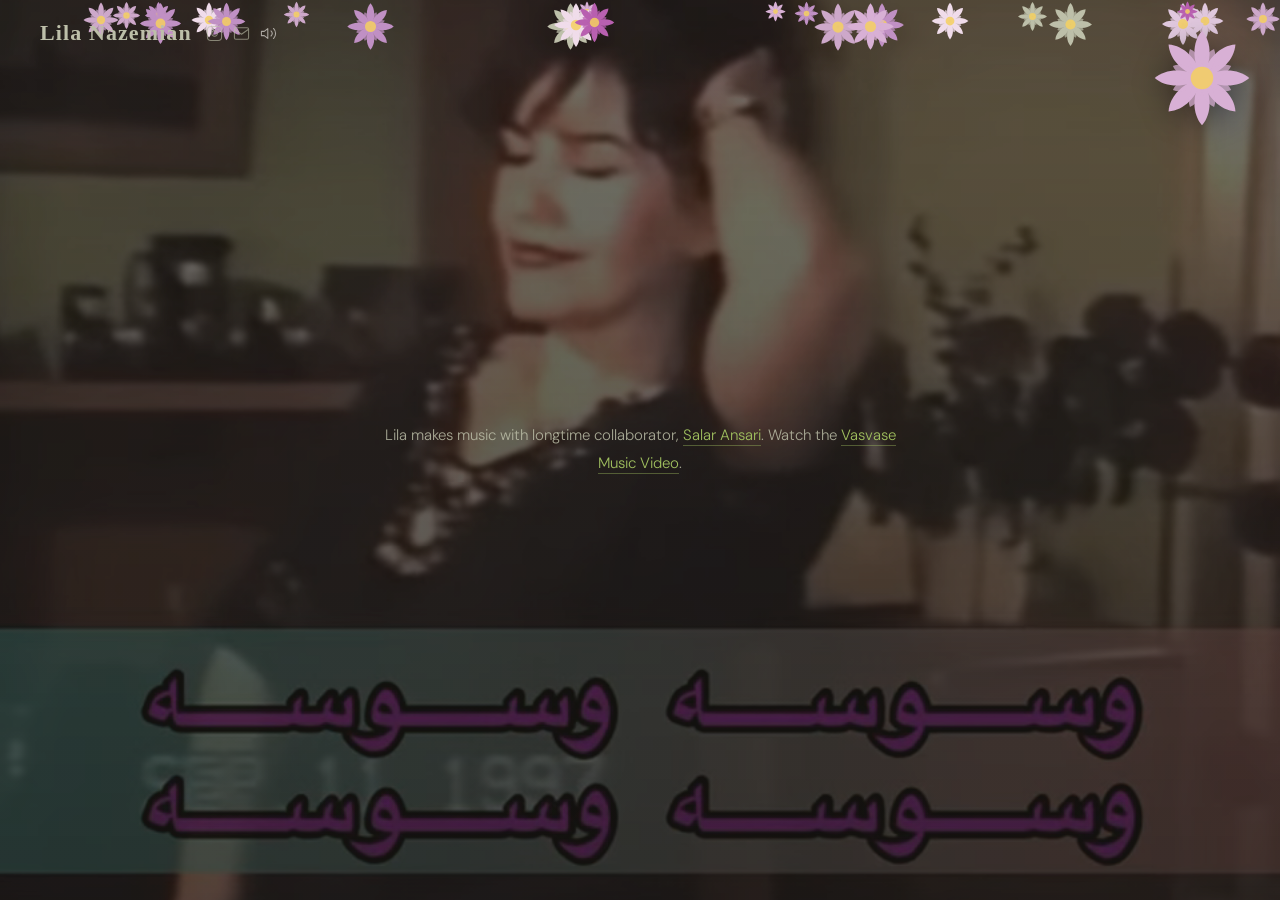
<file: music.html>
<!DOCTYPE html>
<html lang="en">
<head>
  <meta charset="UTF-8" />
  <meta name="viewport" content="width=device-width, initial-scale=1.0" />
  <title>Music — Lila Nazemian</title>
  <link rel="icon" type="image/png" sizes="32x32" href="assets/favicon-32.png" />
  <link rel="apple-touch-icon" href="assets/apple-touch-icon.png" />
  <meta property="og:title"       content="Lila &amp; Salar — Lila Nazemian" />
  <meta property="og:description" content="Music by Lila Nazemian and Salar Ansari." />
  <meta property="og:image"       content="https://lilanazemian.com/assets/og-image.gif" />
  <meta property="og:type"        content="website" />
  <meta name="twitter:card"       content="summary_large_image" />
  <meta name="twitter:image"      content="https://lilanazemian.com/assets/og-image.gif" />
  <link rel="stylesheet" href="assets/style.css" />
  <style id="page-style">
    body { background: #1a1814; }

    /* Nav transparent on music page */
    .site-nav { background: transparent; }
    .nav-logo a { color: var(--greige); }

    /* Drawer on dark background */
    .drawer {
      background: #1a1814;
      border-left-color: rgba(189,191,169,0.12);
    }
    .drawer nav a { color: var(--greige); border-bottom-color: rgba(189,191,169,0.12); }
    .drawer nav a:hover { color: var(--sage); }
    .drawer nav a.active { color: var(--lilac); }

    /* Floating menu button — top-right */
    .menu-btn {
      position: fixed !important;
      top: 24px;
      right: 24px;
      z-index: 1000;
      background: none !important;
      border: none !important;
      box-shadow: none !important;
      cursor: grab;
      padding: 0;
    }
    .btn-float { animation: btnBob 4s ease-in-out infinite; }
    .btn-float svg { display: block; /* glow handled by style.css */ }
    @keyframes btnBob {
      0%, 100% { transform: translateY(0px); }
      50%       { transform: translateY(-10px); }
    }

    /* Drawer: dropdown below top-right button */
    .drawer {
      top: 140px !important;
      right: 16px !important;
      left: auto !important;
      height: fit-content !important;
      width: fit-content !important;
      min-width: 160px !important;
      padding: 22px 44px 26px 32px !important;
      border-left: none !important;
      border: 0.5px solid rgba(189,191,169,0.18) !important;
      border-radius: 6px !important;
      transform: translateY(-10px) !important;
      opacity: 0;
      pointer-events: none;
      transition: transform 0.28s cubic-bezier(0.34,1.18,0.64,1),
                  opacity 0.2s ease !important;
    }
    .drawer.open {
      transform: translateY(0) !important;
      opacity: 1 !important;
      pointer-events: auto !important;
    }

    /* Full-bleed video hero */
    .music-hero {
      position: relative;
      width: 100%;
      height: 100vh;
      overflow: hidden;
      display: flex;
      align-items: center;
      justify-content: center;
    }
    .music-hero video {
      position: absolute;
      inset: 0;
      width: 100%;
      height: 100%;
      object-fit: cover;
      opacity: 0.55;
    }
    .music-hero-overlay {
      position: absolute;
      inset: 0;
      background: linear-gradient(to bottom, rgba(26,24,20,0.3) 0%, rgba(26,24,20,0.55) 100%);
    }
    .music-content {
      position: relative;
      z-index: 2;
      text-align: center;
      padding: 0 40px;
      max-width: 600px;
    }
    .music-eyebrow {
      font-size: 10px;
      letter-spacing: 0.2em;
      text-transform: uppercase;
      color: var(--olive);
      margin-bottom: 20px;
    }
    .music-title {
      font-family: var(--serif);
      font-size: clamp(36px, 6vw, 64px);
      font-weight: 400;
      color: var(--greige);
      line-height: 1.05;
      margin-bottom: 28px;
    }
    .music-title em {
      font-style: italic;
      color: var(--lilac);
    }
    .music-body {
      font-size: 15px;
      font-weight: 300;
      color: rgba(189,191,169,0.85);
      line-height: 1.85;
    }
    .music-body a.bio-link {
      color: var(--sage);
      border-bottom-color: rgba(160,192,95,0.4);
    }
    .music-body a.bio-link:hover {
      color: var(--greige);
      border-bottom-color: var(--greige);
    }

    .site-footer {
      background: #1a1814;
      color: rgba(189,191,169,0.35);
      border-top-color: rgba(189,191,169,0.1);
      margin-top: 0;
    }
  </style>
</head>
<body>

  <div class="drawer-overlay" id="overlay" onclick="closeDrawer()"></div>
  <div class="drawer" id="drawer">
    <nav>
      <a href="index.html">Home</a>
      <a href="catalogue.html">Catalogues</a>
      <a href="music.html" class="active">Music</a>
    </nav>
  </div>

  <header class="site-nav">
    <div class="nav-logo">
      <a href="index.html">Lila Nazemian</a>
      <span class="nav-icons">
        <a class="nav-icon" href="https://www.instagram.com/just.lila/" target="_blank" rel="noopener" aria-label="Instagram">
          <svg viewBox="0 0 24 24" width="17" height="17" fill="none" stroke="currentColor" stroke-width="1.5" stroke-linecap="round" stroke-linejoin="round"><rect x="2" y="2" width="20" height="20" rx="5" ry="5"/><path d="M16 11.37A4 4 0 1 1 12.63 8 4 4 0 0 1 16 11.37z"/><line x1="17.5" y1="6.5" x2="17.51" y2="6.5"/></svg>
        </a>
        <a class="nav-icon" href="mailto:lila.nazemian@gmail.com" aria-label="Email">
          <svg viewBox="0 0 24 24" width="17" height="17" fill="none" stroke="currentColor" stroke-width="1.5" stroke-linecap="round" stroke-linejoin="round"><path d="M4 4h16c1.1 0 2 .9 2 2v12c0 1.1-.9 2-2 2H4c-1.1 0-2-.9-2-2V6c0-1.1.9-2 2-2z"/><polyline points="22,6 12,13 2,6"/></svg>
        </a>
        <button id="mute-btn" class="nav-icon mute-btn" onclick="window._toggleSiteMusic && window._toggleSiteMusic()" aria-label="Toggle music">
          <svg class="icon-sound" viewBox="0 0 24 24" width="17" height="17" fill="none" stroke="currentColor" stroke-width="1.5" stroke-linecap="round" stroke-linejoin="round">
            <path d="M11 5L6 9H2v6h4l5 4V5z"/>
            <path d="M15.54 8.46a5 5 0 0 1 0 7.07"/>
            <path d="M19.07 4.93a10 10 0 0 1 0 14.14"/>
          </svg>
          <svg class="icon-muted" viewBox="0 0 24 24" width="17" height="17" fill="none" stroke="currentColor" stroke-width="1.5" stroke-linecap="round" stroke-linejoin="round">
            <path d="M11 5L6 9H2v6h4l5 4V5z"/>
            <line x1="23" y1="9" x2="17" y2="15"/>
            <line x1="17" y1="9" x2="23" y2="15"/>
          </svg>
        </button>
      </span>
    </div>
  </header>

  <!-- Floating cosmos menu button -->
  <button class="menu-btn" onclick="toggleDrawer()" aria-label="Open/close menu">
    <div class="btn-float">
      <svg viewBox="-24 -24 48 48" width="108" height="108" xmlns="http://www.w3.org/2000/svg">
        <path d="M0,0 C-4.5,-7 -4.5,-16 0,-21 C4.5,-16 4.5,-7 0,0Z" fill="#d8b0d5" transform="rotate(0)"/>
        <path d="M0,0 C-4.5,-7 -4.5,-16 0,-21 C4.5,-16 4.5,-7 0,0Z" fill="#d8b0d5" transform="rotate(45)"/>
        <path d="M0,0 C-4.5,-7 -4.5,-16 0,-21 C4.5,-16 4.5,-7 0,0Z" fill="#d8b0d5" transform="rotate(90)"/>
        <path d="M0,0 C-4.5,-7 -4.5,-16 0,-21 C4.5,-16 4.5,-7 0,0Z" fill="#d8b0d5" transform="rotate(135)"/>
        <path d="M0,0 C-4.5,-7 -4.5,-16 0,-21 C4.5,-16 4.5,-7 0,0Z" fill="#d8b0d5" transform="rotate(180)"/>
        <path d="M0,0 C-4.5,-7 -4.5,-16 0,-21 C4.5,-16 4.5,-7 0,0Z" fill="#d8b0d5" transform="rotate(225)"/>
        <path d="M0,0 C-4.5,-7 -4.5,-16 0,-21 C4.5,-16 4.5,-7 0,0Z" fill="#d8b0d5" transform="rotate(270)"/>
        <path d="M0,0 C-4.5,-7 -4.5,-16 0,-21 C4.5,-16 4.5,-7 0,0Z" fill="#d8b0d5" transform="rotate(315)"/>
        <path d="M0,0 C-3,-5 -3,-11 0,-14 C3,-11 3,-5 0,0Z" fill="#d8b0d5" opacity="0.72" transform="rotate(22.5)"/>
        <path d="M0,0 C-3,-5 -3,-11 0,-14 C3,-11 3,-5 0,0Z" fill="#d8b0d5" opacity="0.72" transform="rotate(67.5)"/>
        <path d="M0,0 C-3,-5 -3,-11 0,-14 C3,-11 3,-5 0,0Z" fill="#d8b0d5" opacity="0.72" transform="rotate(112.5)"/>
        <path d="M0,0 C-3,-5 -3,-11 0,-14 C3,-11 3,-5 0,0Z" fill="#d8b0d5" opacity="0.72" transform="rotate(157.5)"/>
        <path d="M0,0 C-3,-5 -3,-11 0,-14 C3,-11 3,-5 0,0Z" fill="#d8b0d5" opacity="0.72" transform="rotate(202.5)"/>
        <path d="M0,0 C-3,-5 -3,-11 0,-14 C3,-11 3,-5 0,0Z" fill="#d8b0d5" opacity="0.72" transform="rotate(247.5)"/>
        <path d="M0,0 C-3,-5 -3,-11 0,-14 C3,-11 3,-5 0,0Z" fill="#d8b0d5" opacity="0.72" transform="rotate(292.5)"/>
        <path d="M0,0 C-3,-5 -3,-11 0,-14 C3,-11 3,-5 0,0Z" fill="#d8b0d5" opacity="0.72" transform="rotate(337.5)"/>
        <circle r="5" fill="#f5d060" opacity="0.85"/>
      </svg>
    </div>
  </button>

  <main class="page" style="padding-top:0;">
    <section class="music-hero">
      <video autoplay muted loop playsinline>
        <source src="assets/music_bg.webm" type="video/webm" />
        <source src="assets/music_bg.mp4"  type="video/mp4" />
      </video>
      <div class="music-hero-overlay"></div>
      <div class="music-content">
        <p class="music-body">
          Lila makes music with longtime collaborator,
          <a class="bio-link" href="https://www.popr.world/" target="_blank" rel="noopener">Salar Ansari</a>.
          Watch the
          <a class="bio-link" href="#" onclick="openVideo(); return false;">Vasvase Music Video</a>.
        </p>
      </div>
    </section>

    <!-- Video modal — lives inside <main> so SPA nav injects it on every visit -->
    <div id="video-modal" style="display:none;position:fixed;inset:0;z-index:800;background:rgba(0,0,0,0.88);align-items:center;justify-content:center;">
      <div style="position:relative;width:min(90vw,900px);aspect-ratio:16/9;">
        <iframe id="yt-frame"
          src=""
          title="Vasvase Music Video"
          frameborder="0"
          allow="accelerometer; autoplay; clipboard-write; encrypted-media; gyroscope; picture-in-picture; web-share"
          referrerpolicy="strict-origin-when-cross-origin"
          allowfullscreen
          style="width:100%;height:100%;border-radius:4px;">
        </iframe>
      </div>
      <button onclick="window.closeVideo && window.closeVideo()" aria-label="Close video"
        style="position:fixed;top:24px;right:24px;background:none;border:none;cursor:pointer;color:#f5f2ed;font-size:28px;line-height:1;opacity:0.75;">&#10005;</button>
    </div>
    <script>
    (function () {
      var YT_SRC = 'https://www.youtube.com/embed/SYBYWYt3yhA?si=Epoiw7V4sG9mFtDU&autoplay=1';
      window.openVideo = function () {
        var modal = document.getElementById('video-modal');
        if (!modal) return;
        document.getElementById('yt-frame').src = YT_SRC;
        modal.style.display = 'flex';
        window._pauseSiteMusic && window._pauseSiteMusic();
      };
      window.closeVideo = function () {
        var modal = document.getElementById('video-modal');
        if (!modal || modal.style.display === 'none') return;
        document.getElementById('yt-frame').src = '';
        modal.style.display = 'none';
        window._resumeSiteMusic && window._resumeSiteMusic();
      };
      var modal = document.getElementById('video-modal');
      if (modal) modal.addEventListener('click', function (e) {
        if (e.target === this) window.closeVideo();
      });
    }());
    </script>
  </main>

  <!-- Isfahan music box — melody variation, link tinkle, mute -->
  <script>
  (function () {
    var AC = window.AudioContext || window.webkitAudioContext;
    if (!AC) return;

    var D4  = 587.33, E4 = 659.26,
        Fk4 = D4 * Math.pow(2, 350 / 1200),
        G4  = 784.00, A4 = 880.00, Bb4 = 932.33;

    var tempo = 0.88 + Math.random() * 0.24;
    function ms(x) { return x * tempo; }

    var mel1 = [
      {f:A4,d:ms(560)},{f:G4,d:ms(390)},{f:Fk4,d:ms(760)},
      {f:E4,d:ms(390)},{f:D4,d:ms(1200)},{f:0,d:ms(420)},
      {f:D4,d:ms(280)},{f:E4,d:ms(280)},{f:Fk4,d:ms(430)},
      {f:G4,d:ms(560)},{f:A4,d:ms(390)},{f:Bb4,d:ms(610)},
      {f:A4,d:ms(390)},{f:G4,d:ms(390)},{f:Fk4,d:ms(560)},
      {f:E4,d:ms(390)},{f:D4,d:ms(1500)},{f:0,d:ms(500)},
      {f:E4,d:ms(200)},{f:Fk4,d:ms(250)},{f:E4,d:ms(200)},
      {f:D4,d:ms(250)},{f:E4,d:ms(200)},{f:Fk4,d:ms(610)},
      {f:G4,d:ms(760)},{f:Fk4,d:ms(430)},{f:E4,d:ms(390)},
      {f:D4,d:ms(2000)},{f:0,d:ms(1200)}
    ];
    var mel2 = [
      {f:D4,d:ms(560)},{f:E4,d:ms(390)},{f:Fk4,d:ms(760)},
      {f:G4,d:ms(390)},{f:A4,d:ms(1200)},{f:0,d:ms(420)},
      {f:A4,d:ms(280)},{f:G4,d:ms(280)},{f:Fk4,d:ms(430)},
      {f:E4,d:ms(560)},{f:D4,d:ms(390)},{f:E4,d:ms(610)},
      {f:Fk4,d:ms(390)},{f:E4,d:ms(390)},{f:D4,d:ms(560)},{f:0,d:ms(500)},
      {f:G4,d:ms(200)},{f:Fk4,d:ms(250)},{f:G4,d:ms(200)},
      {f:A4,d:ms(250)},{f:G4,d:ms(200)},{f:Fk4,d:ms(610)},
      {f:E4,d:ms(760)},{f:D4,d:ms(2000)},{f:0,d:ms(1200)}
    ];
    var mel3 = [
      {f:Bb4,d:ms(760)},{f:A4,d:ms(560)},
      {f:G4,d:ms(390)},{f:Fk4,d:ms(760)},
      {f:E4,d:ms(390)},{f:D4,d:ms(1500)},{f:0,d:ms(500)},
      {f:D4,d:ms(280)},{f:Fk4,d:ms(430)},{f:A4,d:ms(560)},
      {f:Bb4,d:ms(610)},{f:A4,d:ms(390)},{f:G4,d:ms(390)},
      {f:Fk4,d:ms(560)},{f:E4,d:ms(390)},{f:D4,d:ms(1200)},{f:0,d:ms(420)},
      {f:E4,d:ms(200)},{f:Fk4,d:ms(200)},{f:E4,d:ms(200)},
      {f:D4,d:ms(200)},{f:E4,d:ms(430)},
      {f:Fk4,d:ms(390)},{f:G4,d:ms(560)},{f:Fk4,d:ms(430)},
      {f:E4,d:ms(390)},{f:D4,d:ms(2200)},{f:0,d:ms(1200)}
    ];
    var mel = [mel1, mel2, mel3][Math.floor(Math.random() * 3)];

    var PARTIALS = [
      [1.000, 1.00, 2.4],
      [2.756, 0.32, 0.50],
      [5.404, 0.10, 0.18],
    ];

    var ctx, masterGain, nextTime = 0, idx = 0, ready = false;
    var _muted = localStorage.getItem('siteMuted') === 'true';

    function _buildGraph() {
      try {
        if (!ctx || ctx.state === 'closed') ctx = new AC();
        if (!masterGain) {
          var _rev = makeHallReverb(), _rvg = ctx.createGain();
          _rvg.gain.value = 0.54;
          masterGain = ctx.createGain(); masterGain.gain.value = 0;
          masterGain.connect(ctx.destination);
          masterGain.connect(_rev); _rev.connect(_rvg); _rvg.connect(ctx.destination);
        }
        return true;
      } catch(e) { return false; }
    }
    _buildGraph();

    (function () {
      var btn = document.getElementById('mute-btn');
      if (btn && _muted) btn.classList.add('muted');
    }());

    function makeReverb() {
      var conv = ctx.createConvolver(), n = ctx.sampleRate * 3,
          buf  = ctx.createBuffer(2, n, ctx.sampleRate);
      for (var c = 0; c < 2; c++) {
        var d = buf.getChannelData(c);
        for (var i = 0; i < n; i++)
          d[i] = (Math.random() * 2 - 1) * Math.pow(1 - i / n, 2.1);
      }
      conv.buffer = buf; return conv;
    }

    function makeHallReverb() {
      var conv = ctx.createConvolver(), n = ctx.sampleRate * 5,
          buf  = ctx.createBuffer(2, n, ctx.sampleRate);
      var pre = Math.floor(ctx.sampleRate * 0.022);
      for (var c = 0; c < 2; c++) {
        var d = buf.getChannelData(c);
        for (var i = 0; i < n; i++) {
          if (i < pre) { d[i] = 0; continue; }
          var tt = (i - pre) / (n - pre);
          d[i] = (Math.random() * 2 - 1) * Math.pow(1 - tt, 1.2);
        }
      }
      conv.buffer = buf; return conv;
    }

    function strikeTine(freq, startTime) {
      PARTIALS.forEach(function(p) {
        var osc = ctx.createOscillator(), ng = ctx.createGain();
        osc.type = 'sine'; osc.frequency.value = freq * p[0];
        ng.gain.setValueAtTime(0, startTime);
        ng.gain.linearRampToValueAtTime(p[1], startTime + 0.003);
        ng.gain.exponentialRampToValueAtTime(0.0001, startTime + p[2]);
        osc.connect(ng); ng.connect(masterGain);
        osc.start(startTime); osc.stop(startTime + p[2] + 0.05);
      });
    }

    function tick() {
      while (nextTime < ctx.currentTime + 2.0) {
        var note = mel[idx], dur = note.d / 1000;
        if (note.f > 0) strikeTine(note.f, nextTime);
        nextTime += dur;
        idx = (idx + 1) % mel.length;
        if (idx === 0) nextTime += 2.5;
      }
      setTimeout(tick, 80);
    }

    function startWind() {
      var len = ctx.sampleRate * 8, buf = ctx.createBuffer(2, len, ctx.sampleRate);
      for (var c = 0; c < 2; c++) {
        var d = buf.getChannelData(c);
        for (var i = 0; i < len; i++) d[i] = Math.random() * 2 - 1;
      }
      var noise = ctx.createBufferSource();
      noise.buffer = buf; noise.loop = true;
      var hp = ctx.createBiquadFilter();
      hp.type = 'highpass'; hp.frequency.value = 80; hp.Q.value = 0.4;
      var lp = ctx.createBiquadFilter();
      lp.type = 'lowpass'; lp.frequency.value = 650; lp.Q.value = 0.5;
      var wGain = ctx.createGain();
      wGain.gain.setValueAtTime(0, ctx.currentTime);
      wGain.gain.linearRampToValueAtTime(0.07, ctx.currentTime + 2.5);
      var aLFO = ctx.createOscillator(), aLFOG = ctx.createGain();
      aLFO.frequency.value = 0.05; aLFOG.gain.value = 0.018;
      aLFO.connect(aLFOG); aLFOG.connect(wGain.gain); aLFO.start();
      var fLFO = ctx.createOscillator(), fLFOG = ctx.createGain();
      fLFO.frequency.value = 0.024; fLFOG.gain.value = 180;
      fLFO.connect(fLFOG); fLFOG.connect(lp.frequency); fLFO.start();
      var wRevConv = makeReverb(), wRevG = ctx.createGain();
      wRevG.gain.value = 0.85;
      noise.connect(hp); hp.connect(lp); lp.connect(wGain);
      wGain.connect(ctx.destination);
      wGain.connect(wRevConv); wRevConv.connect(wRevG); wRevG.connect(ctx.destination);
      noise.start();
    }

    var tinkleBusy = false;
    function tinkle() {
      if (!ready || !ctx || _muted || tinkleBusy) return;
      tinkleBusy = true;
      setTimeout(function() { tinkleBusy = false; }, 120);
      var TNOTES = [D4*4, E4*4, Fk4*4, G4*4, A4*4];
      var f = TNOTES[Math.floor(Math.random() * TNOTES.length)]
              * Math.pow(2, (Math.random() * 14 - 7) / 1200);
      [[1.0, 0.08, 0.36], [2.756, 0.025, 0.12]].forEach(function(p) {
        var osc = ctx.createOscillator(), g = ctx.createGain();
        osc.type = 'sine'; osc.frequency.value = f * p[0];
        g.gain.setValueAtTime(0, ctx.currentTime);
        g.gain.linearRampToValueAtTime(p[1], ctx.currentTime + 0.003);
        g.gain.exponentialRampToValueAtTime(0.0001, ctx.currentTime + p[2]);
        osc.connect(g); g.connect(ctx.destination);
        osc.start(); osc.stop(ctx.currentTime + p[2] + 0.05);
      });
    }

    function setup() {
      if (ready) return;
      if (!masterGain) return;
      ready = true;
      masterGain.gain.setValueAtTime(0, ctx.currentTime);
      masterGain.gain.linearRampToValueAtTime(0.36, ctx.currentTime + 0.3);
      nextTime = ctx.currentTime + 0.1;
      tick();
      startWind();
      var _tt = null;
      document.addEventListener('mouseover', function(e) {
        var a = e.target.closest('a');
        if (a && a !== _tt) { _tt = a; tinkle(); }
      });
      document.addEventListener('mouseout', function(e) {
        if (e.target.closest('a') === _tt) _tt = null;
      });
    }

    function start() {
      if (_muted) return;
      if (!ctx || !masterGain || ctx.state === 'closed') { if (!_buildGraph()) return; }
      try { var b=ctx.createBuffer(1,1,ctx.sampleRate),s=ctx.createBufferSource(); s.buffer=b; s.connect(ctx.destination); s.start(0); } catch(ex){}
      ctx.resume().then(setup).catch(function(){});
    }

    window._toggleSiteMusic = function() {
      _muted = !_muted;
      localStorage.setItem('siteMuted', _muted ? 'true' : 'false');
      var btn = document.getElementById('mute-btn');
      if (btn) btn.classList.toggle('muted', _muted);
      if (_muted) {
        if (ctx) ctx.suspend();
      } else {
        start();
      }
    };

    // Pause/resume without touching the mute preference (used by video modal)
    window._pauseSiteMusic  = function() { if (ctx) ctx.suspend(); };
    window._resumeSiteMusic = function() { if (ctx && !_muted) ctx.resume(); };

    function _tryStart() { if (!ready) start(); }
    ['pointerdown', 'touchstart', 'keydown'].forEach(function(ev) {
      document.addEventListener(ev, _tryStart, { passive: true });
    });

    // Scroll splurge — Isfahan upper octave note bursts
    var D5=D4*2, E5=E4*2, Fk5=Fk4*2, G5=G4*2, A5=A4*2, Bb5=Bb4*2;
    var splurges = [
      [[A5,0],[G5,80],[Fk5,170]],
      [[D5,0],[Fk5,70],[A5,150]],
      [[G5,0],[E5,65],[Fk5,130],[D5,220]],
      [[Fk5,0],[E5,55],[Fk5,110],[G5,190]],
      [[A5,0],[G5,90],[E5,190]],
      [[E5,0],[Fk5,60],[G5,120],[A5,200]],
      [[Bb5,0],[A5,75],[G5,160]],
      [[D5,0],[E5,50],[Fk5,95],[E5,150]],
    ];
    var scrollBusy = false;
    window.addEventListener('scroll', function() {
      if (scrollBusy || !ready || !ctx || _muted) return;
      scrollBusy = true;
      setTimeout(function() { scrollBusy = false; }, 380);
      var pat = splurges[Math.floor(Math.random() * splurges.length)];
      var now = ctx.currentTime;
      var bend = Math.pow(2, (Math.random() * 24 - 12) / 1200);
      pat.forEach(function(n) { strikeTine(n[0]*bend, now+n[1]/1000); });
    }, { passive: true });
  }());
  </script>

  <!-- Cosmos snow -->
  <script>
  (function () {
    var COLORS = ['#d8b0d5','#c090c4','#e0c8de','#b860b0','#f0dcea','#bdbfa9','#cda8ca'];
    var N = 24;
    var wrap = document.createElement('div');
    wrap.style.cssText = 'position:fixed;inset:0;pointer-events:none;z-index:10;overflow:hidden;';
    document.body.appendChild(wrap);

    function flowerSVG(sz, fill) {
      var p8  = [0,45,90,135,180,225,270,315];
      var p16 = [22.5,67.5,112.5,157.5,202.5,247.5,292.5,337.5];
      var s = '<svg viewBox="-24 -24 48 48" width="'+sz+'" height="'+sz+'" xmlns="http://www.w3.org/2000/svg">';
      p8.forEach(function(r){ s += '<path d="M0,0 C-4.5,-7 -4.5,-16 0,-21 C4.5,-16 4.5,-7 0,0Z" fill="'+fill+'" transform="rotate('+r+')"/>'; });
      p16.forEach(function(r){ s += '<path d="M0,0 C-3,-5 -3,-11 0,-14 C3,-11 3,-5 0,0Z" fill="'+fill+'" opacity="0.72" transform="rotate('+r+')"/>'; });
      s += '<circle r="5" fill="#f5d060" opacity="0.85"/></svg>';
      return s;
    }

    for (var i = 0; i < N; i++) spawn();

    function spawn() {
      var _mob  = window.innerWidth <= 768;
      var size  = _mob ? (10 + Math.random() * 14) : (22 + Math.random() * 32);
      var x     = Math.random() * 106 - 3;
      var dur   = 50000 + Math.random() * 45000;
      var delay = -(0.12 + Math.random() * 0.88) * dur;
      var fill  = COLORS[Math.floor(Math.random() * COLORS.length)];
      var drift = (Math.random() - 0.5) * 180;
      var spin  = (Math.random() - 0.5) * 600;
      var opk   = 0.55 + Math.random() * 0.3;
      var el = document.createElement('div');
      el.style.cssText = 'position:absolute;top:0;left:' + x + '%;';
      el.innerHTML = flowerSVG(Math.round(size), fill);
      wrap.appendChild(el);
      el.animate([
        { transform: 'translateY(-'+(size+10)+'px) translateX(0px) rotate(0deg)',     opacity: opk },
        { transform: 'translateY(110vh) translateX('+drift+'px) rotate('+spin+'deg)', opacity: 0   }
      ], { duration: dur, delay: delay, iterations: Infinity, easing: 'linear' });
    }
  }());
  </script>

  <!-- Spin animation + drawer -->
  <script>
    var _baseRate = Math.random() < 0.5 ? 1 : -1;
    var _spinAnim;
    (function () {
      var svg = document.querySelector('.menu-btn .btn-float svg');
      if (!svg) return;
      _spinAnim = svg.animate(
        [{ transform: 'rotate(0deg)' }, { transform: 'rotate(360deg)' }],
        { duration: 11000, iterations: Infinity, easing: 'linear' }
      );
      _spinAnim.playbackRate = _baseRate;
    }());

    function _spinBtn() {
      if (!_spinAnim) return;
      _spinAnim.playbackRate = _baseRate * 6;
      var t0 = null, peak = _baseRate * 6, dur = 1800;
      function ease(ts) {
        if (!t0) t0 = ts;
        var p = Math.min((ts - t0) / dur, 1);
        var e = 1 - Math.pow(1 - p, 2.5);
        _spinAnim.playbackRate = peak + (_baseRate - peak) * e;
        if (p < 1) requestAnimationFrame(ease);
      }
      requestAnimationFrame(ease);
    }

    function openDrawer() {
      var btn    = document.querySelector('.menu-btn');
      var drawer = document.getElementById('drawer');
      if (btn) {
        var r  = btn.getBoundingClientRect();
        var dw = drawer.offsetWidth || 180;
        var left = Math.max(10, Math.min(r.left, window.innerWidth - dw - 10));
        drawer.style.setProperty('top',   (r.bottom + 8) + 'px', 'important');
        drawer.style.setProperty('left',  left + 'px',            'important');
        drawer.style.setProperty('right', 'auto',                 'important');
      }
      drawer.classList.add('open');
      document.getElementById('overlay').classList.add('open');
    }
    function closeDrawer() {
      document.getElementById('drawer').classList.remove('open');
      document.getElementById('overlay').classList.remove('open');
    }
    function toggleDrawer() {
      _spinBtn();
      if (document.getElementById('drawer').classList.contains('open')) {
        closeDrawer();
      } else {
        openDrawer();
      }
    }
    document.addEventListener('keydown', function (e) {
      if (e.key === 'Escape') { closeDrawer(); window.closeVideo && window.closeVideo(); }
    });
  </script>

  <!-- Draggable cosmos button -->
  <script>
  (function () {
    var btn = document.querySelector('.menu-btn');
    if (!btn) return;
    var KEY = 'menuBtnPos';
    var dragging = false, _wasDrag = false;
    var startX, startY, startLeft, startTop;

    function _setPos(l, t) {
      btn.style.setProperty('right',     'auto',  'important');
      btn.style.setProperty('transform', 'none',  'important');
      btn.style.setProperty('left',      l + 'px','important');
      btn.style.setProperty('top',       t + 'px','important');
    }

    try {
      var saved = JSON.parse(localStorage.getItem(KEY));
      if (saved) {
        _setPos(Math.min(saved.x, window.innerWidth  - btn.offsetWidth),
                Math.min(saved.y, window.innerHeight - btn.offsetHeight));
      }
    } catch (e) {}

    function onStart(e) {
      if (e.pointerType === 'mouse' && e.button !== 0) return;
      var r = btn.getBoundingClientRect();
      startX = e.clientX; startY = e.clientY;
      startLeft = r.left; startTop = r.top;
      _setPos(startLeft, startTop);
      dragging = true; _wasDrag = false;
      try { btn.setPointerCapture(e.pointerId); } catch(ex) {}
    }
    function onMove(e) {
      if (!dragging) return;
      var dx = e.clientX - startX, dy = e.clientY - startY;
      if (Math.abs(dx) > 8 || Math.abs(dy) > 8) _wasDrag = true;
      if (_wasDrag) {
        e.preventDefault();
        _setPos(Math.max(0, Math.min(window.innerWidth  - btn.offsetWidth,  startLeft + dx)),
                Math.max(0, Math.min(window.innerHeight - btn.offsetHeight, startTop  + dy)));
      }
    }
    function onEnd() {
      if (!dragging) return; dragging = false;
      if (_wasDrag) { try { localStorage.setItem(KEY, JSON.stringify({ x: parseFloat(btn.style.getPropertyValue('left')), y: parseFloat(btn.style.getPropertyValue('top')) })); } catch (ex) {} }
    }

    btn.addEventListener('click', function (e) {
      if (_wasDrag) { _wasDrag = false; e.stopImmediatePropagation(); e.preventDefault(); }
    }, true);
    btn.addEventListener('pointerdown', onStart);
    document.addEventListener('pointermove', onMove, { passive: false });
    document.addEventListener('pointerup',   onEnd);
    document.addEventListener('pointercancel', onEnd);
  }());
  </script>
  <script src="assets/nav.js"></script>
</body>
</html>
</file>
<file: assets/style.css>
/* ─── Lila Nazemian — shared styles ─── */

@import url('https://fonts.googleapis.com/css2?family=DM+Sans:wght@300;400&display=swap');

/* Tasman is a licensed font — load from your own server or Fontspring.
   Place tasman-regular.woff2 in /assets/ and uncomment:
@font-face {
  font-family: 'Tasman';
  src: url('tasman-regular.woff2') format('woff2');
  font-weight: 400;
  font-style: normal;
  font-display: swap;
}
*/

:root {
  --lilac:   #d8b0d5;
  --sage:    #a0c05f;
  --moss:    #617222;
  --olive:   #808c20;
  --greige:  #bdbfa9;
  --cream:   #f5f2ed;
  --dark:    #2e2b24;
  --mid:     #6b6560;
  --border:  rgba(97,114,34,0.18);

  --serif: 'Tasman', 'Cormorant Garamond', Georgia, serif;
  --sans:  'DM Sans', system-ui, sans-serif;
}

*, *::before, *::after { box-sizing: border-box; margin: 0; padding: 0; }

html { font-size: 16px; -webkit-font-smoothing: antialiased; }

body {
  font-family: var(--sans);
  font-weight: 300;
  background: var(--cream);
  color: var(--dark);
  min-height: 100vh;
}

a { color: inherit; text-decoration: none; }

/* ─── NAV ─── */
.site-nav {
  position: fixed;
  top: 0; left: 0; right: 0;
  z-index: 100;
  display: flex;
  justify-content: space-between;
  align-items: center;
  padding: 20px 40px;
  background: transparent;
  border-bottom: none;
}

.nav-logo {
  font-family: var(--serif);
  font-size: 22px;
  font-weight: 600;
  letter-spacing: 0.05em;
  color: #f5f2ed;
  background: none;
  display: flex;
  align-items: center;
  gap: 0;
}
.nav-logo a { color: inherit; }

.nav-icons {
  display: flex;
  align-items: center;
  gap: 10px;
  margin-left: 14px;
}
.nav-icon {
  display: flex;
  align-items: center;
  opacity: 0.62;
  transition: opacity 0.2s;
}
.nav-icon:hover { opacity: 1; }

.menu-btn {
  background: none;
  border: none;
  cursor: grab;
  padding: 6px;
  display: flex;
  flex-direction: column;
  gap: 5px;
  border-radius: 4px;
  touch-action: none; /* lets pointer events handle drag on mobile */
}

/* ─── COSMOS BUTTON GLOW ─── */
/* Radial-gradient on ::before — perfectly circular on every browser/OS.
   Animates via opacity + scale so no filter is needed and iOS Safari
   cannot clip it to a rectangular bounds. The SVG keeps a small
   drop-shadow only for depth; the glow comes entirely from ::before. */
.menu-btn .btn-float {
  position: relative;
}
.menu-btn .btn-float::before {
  content: '';
  position: absolute;
  top: 50%; left: 50%;
  /* oversized so the gradient edge is far from centre */
  width: 160px; height: 160px;
  transform: translate(-50%, -50%) scale(0.18);
  border-radius: 50%;
  pointer-events: none;
  z-index: 0;
  /* sharp bright core → radiating rings → transparent edge */
  background: radial-gradient(circle,
    rgba(255, 252, 255, 1.00)  0%,
    rgba(245, 210, 255, 0.95)  8%,
    rgba(220, 160, 240, 0.82) 20%,
    rgba(195, 115, 230, 0.58) 38%,
    rgba(165,  80, 215, 0.30) 58%,
    rgba(140,  55, 200, 0.10) 75%,
    transparent               88%
  );
  animation: cosmos-beam 2.6s ease-in-out infinite;
}
.menu-btn .btn-float svg {
  position: relative;
  z-index: 1;
  filter: drop-shadow(0 5px 14px rgba(0,0,0,0.40));
}
@keyframes cosmos-beam {
  0%, 100% {
    opacity: 0.08;
    transform: translate(-50%, -50%) scale(0.18);
  }
  50% {
    opacity: 1.00;
    transform: translate(-50%, -50%) scale(1.00);
  }
}

.menu-btn .bar {
  display: block;
  height: 1.5px;
  border-radius: 1px;
  transition: background 0.25s, width 0.25s;
}
.bar-1 { width: 26px; background: var(--lilac); }
.bar-2 { width: 20px; background: var(--sage); }
.bar-3 { width: 14px; background: var(--olive); }
.menu-btn:hover .bar { background: var(--moss) !important; width: 26px !important; }

/* ─── DRAWER ─── */
.drawer {
  position: fixed;
  top: 0; right: 0;
  width: 28vw;
  min-width: 220px;
  max-width: 320px;
  height: 100vh;
  z-index: 200;
  background: var(--cream);
  border-left: 0.5px solid var(--border);
  transform: translateX(100%);
  transition: transform 0.38s cubic-bezier(0.77,0,0.18,1);
  display: flex;
  flex-direction: column;
  padding: 28px 32px 40px;
}
.drawer.open { transform: translateX(0); }

.drawer-close {
  align-self: flex-end;
  background: none;
  border: none;
  cursor: pointer;
  font-family: var(--sans);
  font-size: 11px;
  letter-spacing: 0.14em;
  text-transform: uppercase;
  color: var(--olive);
  margin-bottom: 40px;
}

.drawer nav {
  display: flex;
  flex-direction: column;
  gap: 6px;
}
.drawer nav a {
  font-family: var(--serif);
  font-size: 28px;
  font-weight: 400;
  letter-spacing: 0.02em;
  color: var(--dark);
  padding: 8px 0;
  border-bottom: 0.5px solid var(--border);
  transition: color 0.2s;
}
.drawer nav a:hover { color: var(--moss); }
.drawer nav a.active { color: var(--olive); }

.drawer-overlay {
  position: fixed;
  inset: 0;
  z-index: 199;
  background: transparent;
  display: none;
}
.drawer-overlay.open { display: block; }

/* ─── PAGE WRAPPER ─── */
.page { padding-top: 64px; }

/* ─── LINKS ─── */
.bio-link {
  color: var(--lilac);
  border-bottom: 0.5px solid rgba(216,176,213,0.5);
  transition: color 0.2s, border-color 0.2s;
}
.bio-link:hover {
  color: #fff;
  border-bottom-color: rgba(255,255,255,0.5);
}

/* ─── MUTE BUTTON ─── */
.mute-btn {
  background: none;
  border: none;
  padding: 0;
  cursor: pointer;
  color: inherit;
  display: flex;
  align-items: center;
}
.mute-btn .icon-muted { display: none; }
.mute-btn.muted .icon-sound { display: none; }
.mute-btn.muted .icon-muted { display: block; }

/* ─── FOOTER ─── */
.site-footer {
  text-align: center;
  padding: 32px 40px;
  font-size: 11px;
  letter-spacing: 0.1em;
  text-transform: uppercase;
  color: var(--greige);
  border-top: 0.5px solid var(--border);
  margin-top: 80px;
}
</file>
